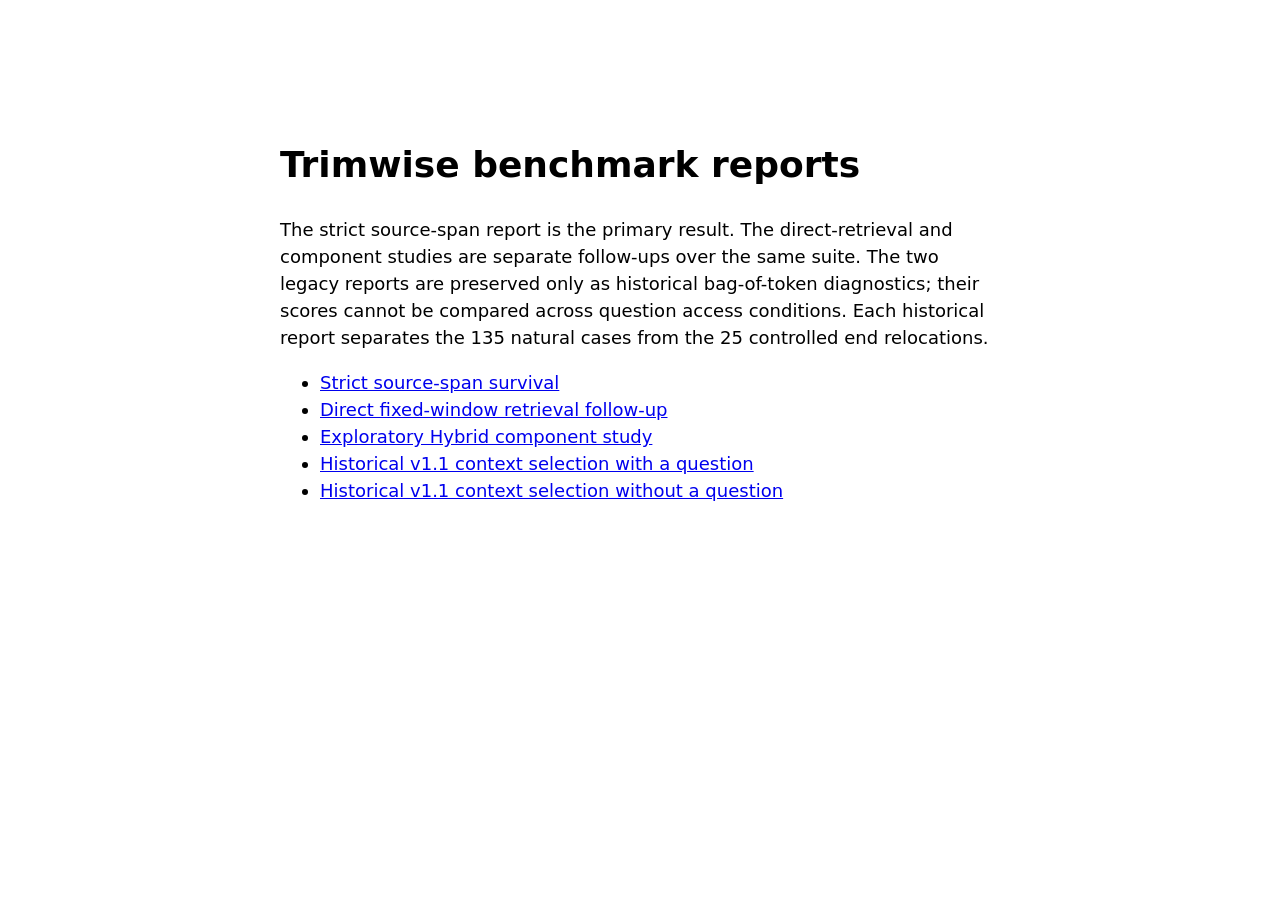
<file: benchmark/reports/index.html>
<!doctype html><html lang="en"><meta charset="utf-8"><meta name="viewport" content="width=device-width, initial-scale=1"><title>Trimwise benchmark reports</title>
<body style="font:18px/1.5 system-ui,sans-serif;max-width:720px;margin:10vh auto;padding:24px"><h1>Trimwise benchmark reports</h1><p>The strict source-span report is the primary result. The direct-retrieval and component studies are separate follow-ups over the same suite. The two legacy reports are preserved only as historical bag-of-token diagnostics; their scores cannot be compared across question access conditions. Each historical report separates the 135 natural cases from the 25 controlled end relocations.</p><ul><li><a href="evidence-sensitivity-v1-2/index.html">Strict source-span survival</a></li>
<li><a href="direct-retrieval-v1/index.html">Direct fixed-window retrieval follow-up</a></li>
<li><a href="ablation-v1/index.html">Exploratory Hybrid component study</a></li>
<li><a href="query-aware/index.html">Historical v1.1 context selection with a question</a></li>
<li><a href="queryless/index.html">Historical v1.1 context selection without a question</a></li></ul></body></html>
</file>
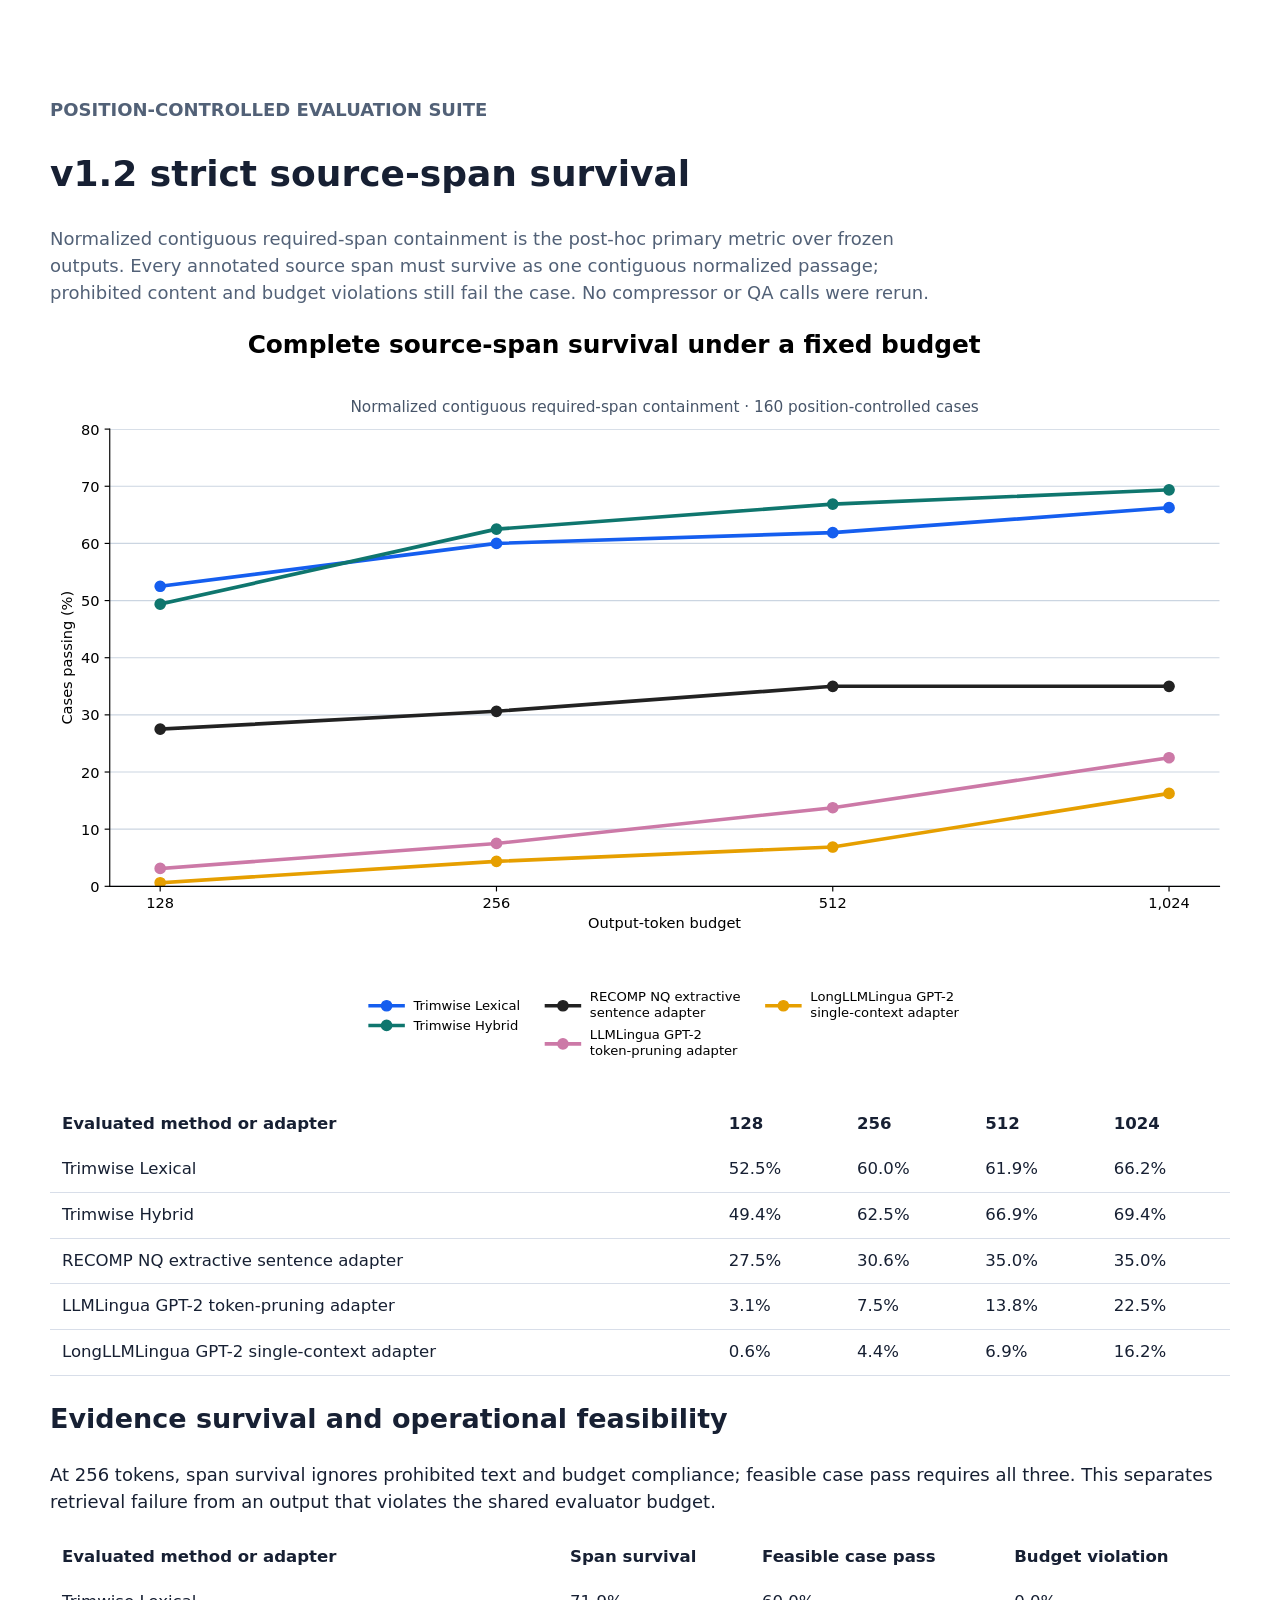
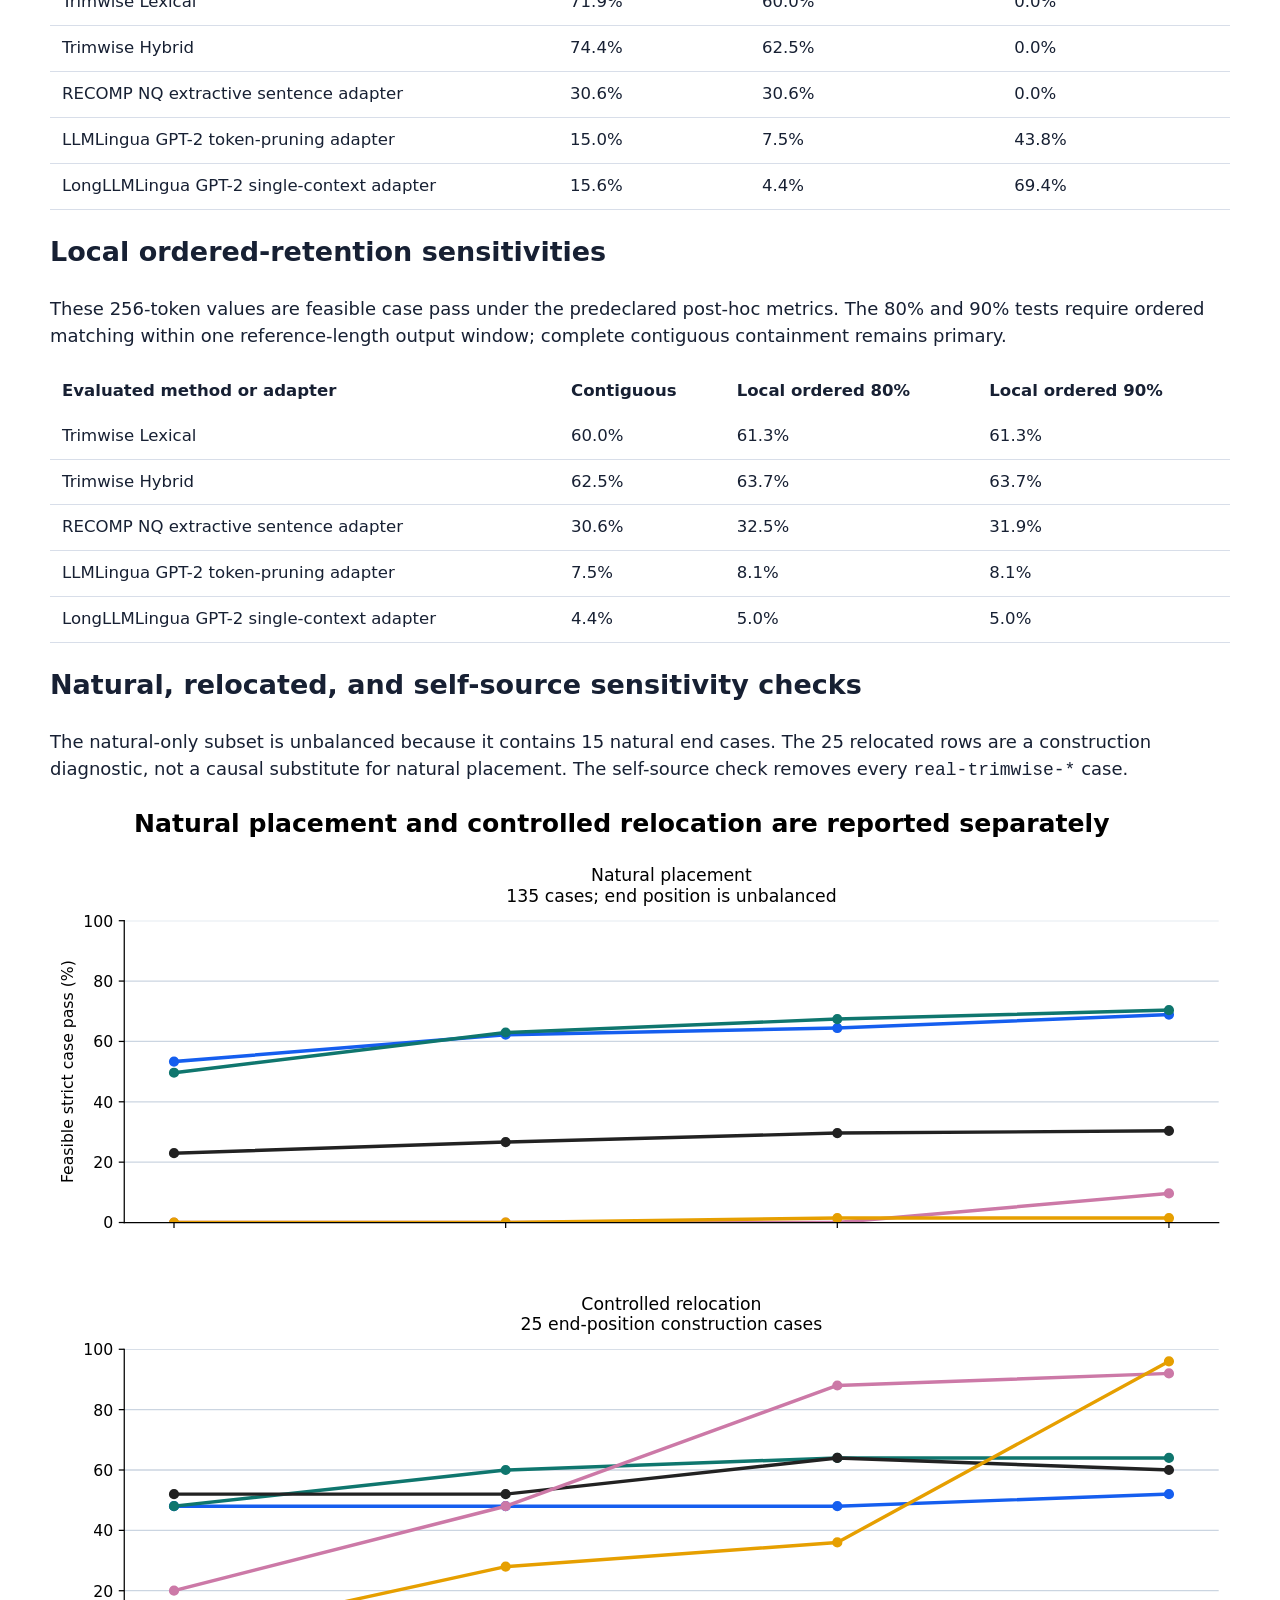
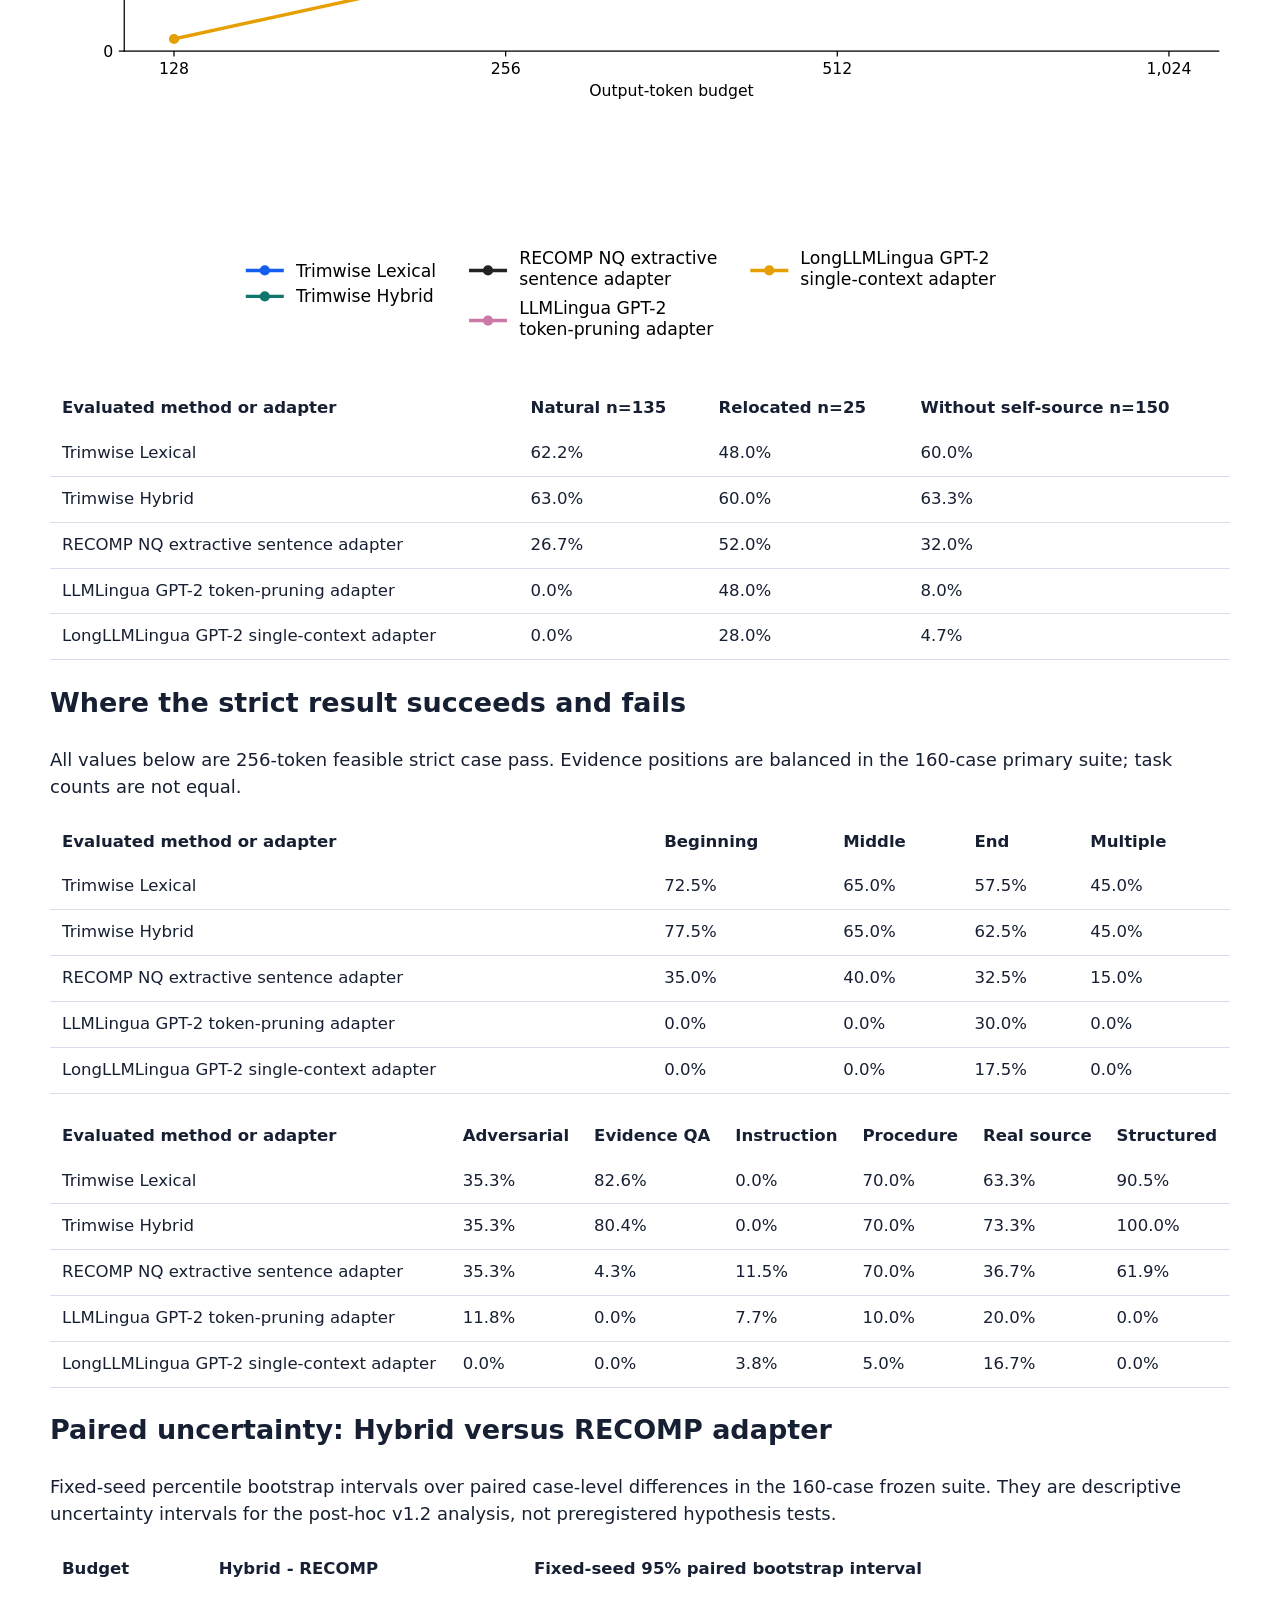
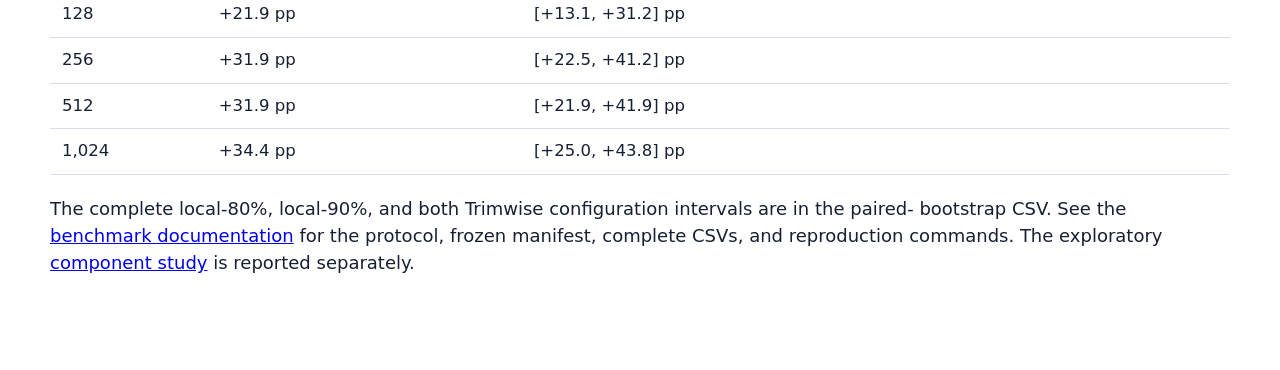
<file: docs/benchmark-report/index.html>
<!doctype html>
<html lang="en">
<meta charset="utf-8">
<meta name="viewport" content="width=device-width, initial-scale=1">
<title>Trimwise benchmark — v1.2 strict source-span survival</title>
<body style="font:18px/1.5 system-ui,sans-serif;max-width:1180px;
margin:6vh auto;padding:24px;color:#172033">
<p style="color:#526177;font-weight:700">POSITION-CONTROLLED EVALUATION SUITE</p>
<h1>v1.2 strict source-span survival</h1>
<p style="max-width:78ch;color:#526177">
Normalized contiguous required-span containment is the post-hoc primary metric over frozen outputs.
Every annotated source span must survive as one contiguous normalized passage; prohibited content
and budget violations still fail the case. No compressor or QA calls were rerun.</p>
<img src="../assets/benchmark/normalized_contiguous_vs_budget.svg"
alt="Normalized contiguous required-span containment by output-token budget."
style="width:100%;height:auto">
<table style="border-collapse:collapse;width:100%;margin:20px 0;font-size:0.92em"><thead><tr><th style="padding:10px 12px;text-align:left">Evaluated method or adapter</th><th style="padding:10px 12px;text-align:left">128</th><th style="padding:10px 12px;text-align:left">256</th><th style="padding:10px 12px;text-align:left">512</th><th style="padding:10px 12px;text-align:left">1024</th></tr></thead><tbody><tr><td style="padding:10px 12px;border-bottom:1px solid #d8dee9">Trimwise Lexical</td><td style="padding:10px 12px;border-bottom:1px solid #d8dee9">52.5%</td><td style="padding:10px 12px;border-bottom:1px solid #d8dee9">60.0%</td><td style="padding:10px 12px;border-bottom:1px solid #d8dee9">61.9%</td><td style="padding:10px 12px;border-bottom:1px solid #d8dee9">66.2%</td></tr><tr><td style="padding:10px 12px;border-bottom:1px solid #d8dee9">Trimwise Hybrid</td><td style="padding:10px 12px;border-bottom:1px solid #d8dee9">49.4%</td><td style="padding:10px 12px;border-bottom:1px solid #d8dee9">62.5%</td><td style="padding:10px 12px;border-bottom:1px solid #d8dee9">66.9%</td><td style="padding:10px 12px;border-bottom:1px solid #d8dee9">69.4%</td></tr><tr><td style="padding:10px 12px;border-bottom:1px solid #d8dee9">RECOMP NQ extractive sentence adapter</td><td style="padding:10px 12px;border-bottom:1px solid #d8dee9">27.5%</td><td style="padding:10px 12px;border-bottom:1px solid #d8dee9">30.6%</td><td style="padding:10px 12px;border-bottom:1px solid #d8dee9">35.0%</td><td style="padding:10px 12px;border-bottom:1px solid #d8dee9">35.0%</td></tr><tr><td style="padding:10px 12px;border-bottom:1px solid #d8dee9">LLMLingua GPT-2 token-pruning adapter</td><td style="padding:10px 12px;border-bottom:1px solid #d8dee9">3.1%</td><td style="padding:10px 12px;border-bottom:1px solid #d8dee9">7.5%</td><td style="padding:10px 12px;border-bottom:1px solid #d8dee9">13.8%</td><td style="padding:10px 12px;border-bottom:1px solid #d8dee9">22.5%</td></tr><tr><td style="padding:10px 12px;border-bottom:1px solid #d8dee9">LongLLMLingua GPT-2 single-context adapter</td><td style="padding:10px 12px;border-bottom:1px solid #d8dee9">0.6%</td><td style="padding:10px 12px;border-bottom:1px solid #d8dee9">4.4%</td><td style="padding:10px 12px;border-bottom:1px solid #d8dee9">6.9%</td><td style="padding:10px 12px;border-bottom:1px solid #d8dee9">16.2%</td></tr></tbody></table>
<h2>Evidence survival and operational feasibility</h2>
<p>At 256 tokens, span survival ignores prohibited text and budget compliance; feasible case
pass requires all three. This separates retrieval failure from an output that violates the shared
evaluator budget.</p>
<table style="border-collapse:collapse;width:100%;margin:20px 0;font-size:0.92em"><thead><tr><th style="padding:10px 12px;text-align:left">Evaluated method or adapter</th><th style="padding:10px 12px;text-align:left">Span survival</th><th style="padding:10px 12px;text-align:left">Feasible case pass</th><th style="padding:10px 12px;text-align:left">Budget violation</th></tr></thead><tbody><tr><td style="padding:10px 12px;border-bottom:1px solid #d8dee9">Trimwise Lexical</td><td style="padding:10px 12px;border-bottom:1px solid #d8dee9">71.9%</td><td style="padding:10px 12px;border-bottom:1px solid #d8dee9">60.0%</td><td style="padding:10px 12px;border-bottom:1px solid #d8dee9">0.0%</td></tr><tr><td style="padding:10px 12px;border-bottom:1px solid #d8dee9">Trimwise Hybrid</td><td style="padding:10px 12px;border-bottom:1px solid #d8dee9">74.4%</td><td style="padding:10px 12px;border-bottom:1px solid #d8dee9">62.5%</td><td style="padding:10px 12px;border-bottom:1px solid #d8dee9">0.0%</td></tr><tr><td style="padding:10px 12px;border-bottom:1px solid #d8dee9">RECOMP NQ extractive sentence adapter</td><td style="padding:10px 12px;border-bottom:1px solid #d8dee9">30.6%</td><td style="padding:10px 12px;border-bottom:1px solid #d8dee9">30.6%</td><td style="padding:10px 12px;border-bottom:1px solid #d8dee9">0.0%</td></tr><tr><td style="padding:10px 12px;border-bottom:1px solid #d8dee9">LLMLingua GPT-2 token-pruning adapter</td><td style="padding:10px 12px;border-bottom:1px solid #d8dee9">15.0%</td><td style="padding:10px 12px;border-bottom:1px solid #d8dee9">7.5%</td><td style="padding:10px 12px;border-bottom:1px solid #d8dee9">43.8%</td></tr><tr><td style="padding:10px 12px;border-bottom:1px solid #d8dee9">LongLLMLingua GPT-2 single-context adapter</td><td style="padding:10px 12px;border-bottom:1px solid #d8dee9">15.6%</td><td style="padding:10px 12px;border-bottom:1px solid #d8dee9">4.4%</td><td style="padding:10px 12px;border-bottom:1px solid #d8dee9">69.4%</td></tr></tbody></table>
<h2>Local ordered-retention sensitivities</h2>
<p>These 256-token values are feasible case pass under the predeclared post-hoc metrics. The 80%
and 90% tests require ordered matching within one reference-length output window; complete
contiguous containment remains primary.</p>
<table style="border-collapse:collapse;width:100%;margin:20px 0;font-size:0.92em"><thead><tr><th style="padding:10px 12px;text-align:left">Evaluated method or adapter</th><th style="padding:10px 12px;text-align:left">Contiguous</th><th style="padding:10px 12px;text-align:left">Local ordered 80%</th><th style="padding:10px 12px;text-align:left">Local ordered 90%</th></tr></thead><tbody><tr><td style="padding:10px 12px;border-bottom:1px solid #d8dee9">Trimwise Lexical</td><td style="padding:10px 12px;border-bottom:1px solid #d8dee9">60.0%</td><td style="padding:10px 12px;border-bottom:1px solid #d8dee9">61.3%</td><td style="padding:10px 12px;border-bottom:1px solid #d8dee9">61.3%</td></tr><tr><td style="padding:10px 12px;border-bottom:1px solid #d8dee9">Trimwise Hybrid</td><td style="padding:10px 12px;border-bottom:1px solid #d8dee9">62.5%</td><td style="padding:10px 12px;border-bottom:1px solid #d8dee9">63.7%</td><td style="padding:10px 12px;border-bottom:1px solid #d8dee9">63.7%</td></tr><tr><td style="padding:10px 12px;border-bottom:1px solid #d8dee9">RECOMP NQ extractive sentence adapter</td><td style="padding:10px 12px;border-bottom:1px solid #d8dee9">30.6%</td><td style="padding:10px 12px;border-bottom:1px solid #d8dee9">32.5%</td><td style="padding:10px 12px;border-bottom:1px solid #d8dee9">31.9%</td></tr><tr><td style="padding:10px 12px;border-bottom:1px solid #d8dee9">LLMLingua GPT-2 token-pruning adapter</td><td style="padding:10px 12px;border-bottom:1px solid #d8dee9">7.5%</td><td style="padding:10px 12px;border-bottom:1px solid #d8dee9">8.1%</td><td style="padding:10px 12px;border-bottom:1px solid #d8dee9">8.1%</td></tr><tr><td style="padding:10px 12px;border-bottom:1px solid #d8dee9">LongLLMLingua GPT-2 single-context adapter</td><td style="padding:10px 12px;border-bottom:1px solid #d8dee9">4.4%</td><td style="padding:10px 12px;border-bottom:1px solid #d8dee9">5.0%</td><td style="padding:10px 12px;border-bottom:1px solid #d8dee9">5.0%</td></tr></tbody></table>
<h2>Natural, relocated, and self-source sensitivity checks</h2>
<p>The natural-only subset is unbalanced because it contains 15 natural end cases. The 25 relocated
rows are a construction diagnostic, not a causal substitute for natural placement. The self-source
check removes every <code>real-trimwise-*</code> case.</p>
<img src="../assets/benchmark/natural_vs_relocated.svg"
alt="Strict case pass separately for natural placement and controlled relocation cohorts."
style="width:100%;height:auto">
<table style="border-collapse:collapse;width:100%;margin:20px 0;font-size:0.92em"><thead><tr><th style="padding:10px 12px;text-align:left">Evaluated method or adapter</th><th style="padding:10px 12px;text-align:left">Natural n=135</th><th style="padding:10px 12px;text-align:left">Relocated n=25</th><th style="padding:10px 12px;text-align:left">Without self-source n=150</th></tr></thead><tbody><tr><td style="padding:10px 12px;border-bottom:1px solid #d8dee9">Trimwise Lexical</td><td style="padding:10px 12px;border-bottom:1px solid #d8dee9">62.2%</td><td style="padding:10px 12px;border-bottom:1px solid #d8dee9">48.0%</td><td style="padding:10px 12px;border-bottom:1px solid #d8dee9">60.0%</td></tr><tr><td style="padding:10px 12px;border-bottom:1px solid #d8dee9">Trimwise Hybrid</td><td style="padding:10px 12px;border-bottom:1px solid #d8dee9">63.0%</td><td style="padding:10px 12px;border-bottom:1px solid #d8dee9">60.0%</td><td style="padding:10px 12px;border-bottom:1px solid #d8dee9">63.3%</td></tr><tr><td style="padding:10px 12px;border-bottom:1px solid #d8dee9">RECOMP NQ extractive sentence adapter</td><td style="padding:10px 12px;border-bottom:1px solid #d8dee9">26.7%</td><td style="padding:10px 12px;border-bottom:1px solid #d8dee9">52.0%</td><td style="padding:10px 12px;border-bottom:1px solid #d8dee9">32.0%</td></tr><tr><td style="padding:10px 12px;border-bottom:1px solid #d8dee9">LLMLingua GPT-2 token-pruning adapter</td><td style="padding:10px 12px;border-bottom:1px solid #d8dee9">0.0%</td><td style="padding:10px 12px;border-bottom:1px solid #d8dee9">48.0%</td><td style="padding:10px 12px;border-bottom:1px solid #d8dee9">8.0%</td></tr><tr><td style="padding:10px 12px;border-bottom:1px solid #d8dee9">LongLLMLingua GPT-2 single-context adapter</td><td style="padding:10px 12px;border-bottom:1px solid #d8dee9">0.0%</td><td style="padding:10px 12px;border-bottom:1px solid #d8dee9">28.0%</td><td style="padding:10px 12px;border-bottom:1px solid #d8dee9">4.7%</td></tr></tbody></table>
<h2>Where the strict result succeeds and fails</h2>
<p>All values below are 256-token feasible strict case pass. Evidence positions are balanced in the
160-case primary suite; task counts are not equal.</p>
<table style="border-collapse:collapse;width:100%;margin:20px 0;font-size:0.92em"><thead><tr><th style="padding:10px 12px;text-align:left">Evaluated method or adapter</th><th style="padding:10px 12px;text-align:left">Beginning</th><th style="padding:10px 12px;text-align:left">Middle</th><th style="padding:10px 12px;text-align:left">End</th><th style="padding:10px 12px;text-align:left">Multiple</th></tr></thead><tbody><tr><td style="padding:10px 12px;border-bottom:1px solid #d8dee9">Trimwise Lexical</td><td style="padding:10px 12px;border-bottom:1px solid #d8dee9">72.5%</td><td style="padding:10px 12px;border-bottom:1px solid #d8dee9">65.0%</td><td style="padding:10px 12px;border-bottom:1px solid #d8dee9">57.5%</td><td style="padding:10px 12px;border-bottom:1px solid #d8dee9">45.0%</td></tr><tr><td style="padding:10px 12px;border-bottom:1px solid #d8dee9">Trimwise Hybrid</td><td style="padding:10px 12px;border-bottom:1px solid #d8dee9">77.5%</td><td style="padding:10px 12px;border-bottom:1px solid #d8dee9">65.0%</td><td style="padding:10px 12px;border-bottom:1px solid #d8dee9">62.5%</td><td style="padding:10px 12px;border-bottom:1px solid #d8dee9">45.0%</td></tr><tr><td style="padding:10px 12px;border-bottom:1px solid #d8dee9">RECOMP NQ extractive sentence adapter</td><td style="padding:10px 12px;border-bottom:1px solid #d8dee9">35.0%</td><td style="padding:10px 12px;border-bottom:1px solid #d8dee9">40.0%</td><td style="padding:10px 12px;border-bottom:1px solid #d8dee9">32.5%</td><td style="padding:10px 12px;border-bottom:1px solid #d8dee9">15.0%</td></tr><tr><td style="padding:10px 12px;border-bottom:1px solid #d8dee9">LLMLingua GPT-2 token-pruning adapter</td><td style="padding:10px 12px;border-bottom:1px solid #d8dee9">0.0%</td><td style="padding:10px 12px;border-bottom:1px solid #d8dee9">0.0%</td><td style="padding:10px 12px;border-bottom:1px solid #d8dee9">30.0%</td><td style="padding:10px 12px;border-bottom:1px solid #d8dee9">0.0%</td></tr><tr><td style="padding:10px 12px;border-bottom:1px solid #d8dee9">LongLLMLingua GPT-2 single-context adapter</td><td style="padding:10px 12px;border-bottom:1px solid #d8dee9">0.0%</td><td style="padding:10px 12px;border-bottom:1px solid #d8dee9">0.0%</td><td style="padding:10px 12px;border-bottom:1px solid #d8dee9">17.5%</td><td style="padding:10px 12px;border-bottom:1px solid #d8dee9">0.0%</td></tr></tbody></table>
<table style="border-collapse:collapse;width:100%;margin:20px 0;font-size:0.92em"><thead><tr><th style="padding:10px 12px;text-align:left">Evaluated method or adapter</th><th style="padding:10px 12px;text-align:left">Adversarial</th><th style="padding:10px 12px;text-align:left">Evidence QA</th><th style="padding:10px 12px;text-align:left">Instruction</th><th style="padding:10px 12px;text-align:left">Procedure</th><th style="padding:10px 12px;text-align:left">Real source</th><th style="padding:10px 12px;text-align:left">Structured</th></tr></thead><tbody><tr><td style="padding:10px 12px;border-bottom:1px solid #d8dee9">Trimwise Lexical</td><td style="padding:10px 12px;border-bottom:1px solid #d8dee9">35.3%</td><td style="padding:10px 12px;border-bottom:1px solid #d8dee9">82.6%</td><td style="padding:10px 12px;border-bottom:1px solid #d8dee9">0.0%</td><td style="padding:10px 12px;border-bottom:1px solid #d8dee9">70.0%</td><td style="padding:10px 12px;border-bottom:1px solid #d8dee9">63.3%</td><td style="padding:10px 12px;border-bottom:1px solid #d8dee9">90.5%</td></tr><tr><td style="padding:10px 12px;border-bottom:1px solid #d8dee9">Trimwise Hybrid</td><td style="padding:10px 12px;border-bottom:1px solid #d8dee9">35.3%</td><td style="padding:10px 12px;border-bottom:1px solid #d8dee9">80.4%</td><td style="padding:10px 12px;border-bottom:1px solid #d8dee9">0.0%</td><td style="padding:10px 12px;border-bottom:1px solid #d8dee9">70.0%</td><td style="padding:10px 12px;border-bottom:1px solid #d8dee9">73.3%</td><td style="padding:10px 12px;border-bottom:1px solid #d8dee9">100.0%</td></tr><tr><td style="padding:10px 12px;border-bottom:1px solid #d8dee9">RECOMP NQ extractive sentence adapter</td><td style="padding:10px 12px;border-bottom:1px solid #d8dee9">35.3%</td><td style="padding:10px 12px;border-bottom:1px solid #d8dee9">4.3%</td><td style="padding:10px 12px;border-bottom:1px solid #d8dee9">11.5%</td><td style="padding:10px 12px;border-bottom:1px solid #d8dee9">70.0%</td><td style="padding:10px 12px;border-bottom:1px solid #d8dee9">36.7%</td><td style="padding:10px 12px;border-bottom:1px solid #d8dee9">61.9%</td></tr><tr><td style="padding:10px 12px;border-bottom:1px solid #d8dee9">LLMLingua GPT-2 token-pruning adapter</td><td style="padding:10px 12px;border-bottom:1px solid #d8dee9">11.8%</td><td style="padding:10px 12px;border-bottom:1px solid #d8dee9">0.0%</td><td style="padding:10px 12px;border-bottom:1px solid #d8dee9">7.7%</td><td style="padding:10px 12px;border-bottom:1px solid #d8dee9">10.0%</td><td style="padding:10px 12px;border-bottom:1px solid #d8dee9">20.0%</td><td style="padding:10px 12px;border-bottom:1px solid #d8dee9">0.0%</td></tr><tr><td style="padding:10px 12px;border-bottom:1px solid #d8dee9">LongLLMLingua GPT-2 single-context adapter</td><td style="padding:10px 12px;border-bottom:1px solid #d8dee9">0.0%</td><td style="padding:10px 12px;border-bottom:1px solid #d8dee9">0.0%</td><td style="padding:10px 12px;border-bottom:1px solid #d8dee9">3.8%</td><td style="padding:10px 12px;border-bottom:1px solid #d8dee9">5.0%</td><td style="padding:10px 12px;border-bottom:1px solid #d8dee9">16.7%</td><td style="padding:10px 12px;border-bottom:1px solid #d8dee9">0.0%</td></tr></tbody></table>
<h2>Paired uncertainty: Hybrid versus RECOMP adapter</h2>
<p>Fixed-seed percentile bootstrap intervals over paired case-level differences in the 160-case
frozen suite. They are descriptive uncertainty intervals for the post-hoc v1.2 analysis, not
preregistered hypothesis tests.</p>
<table style="border-collapse:collapse;width:100%;margin:20px 0;font-size:0.92em"><thead><tr><th style="padding:10px 12px;text-align:left">Budget</th><th style="padding:10px 12px;text-align:left">Hybrid - RECOMP</th><th style="padding:10px 12px;text-align:left">Fixed-seed 95% paired bootstrap interval</th></tr></thead><tbody><tr><td style="padding:10px 12px;border-bottom:1px solid #d8dee9">128</td><td style="padding:10px 12px;border-bottom:1px solid #d8dee9">+21.9 pp</td><td style="padding:10px 12px;border-bottom:1px solid #d8dee9">[+13.1, +31.2] pp</td></tr><tr><td style="padding:10px 12px;border-bottom:1px solid #d8dee9">256</td><td style="padding:10px 12px;border-bottom:1px solid #d8dee9">+31.9 pp</td><td style="padding:10px 12px;border-bottom:1px solid #d8dee9">[+22.5, +41.2] pp</td></tr><tr><td style="padding:10px 12px;border-bottom:1px solid #d8dee9">512</td><td style="padding:10px 12px;border-bottom:1px solid #d8dee9">+31.9 pp</td><td style="padding:10px 12px;border-bottom:1px solid #d8dee9">[+21.9, +41.9] pp</td></tr><tr><td style="padding:10px 12px;border-bottom:1px solid #d8dee9">1,024</td><td style="padding:10px 12px;border-bottom:1px solid #d8dee9">+34.4 pp</td><td style="padding:10px 12px;border-bottom:1px solid #d8dee9">[+25.0, +43.8] pp</td></tr></tbody></table>
<p>The complete local-80%, local-90%, and both Trimwise configuration intervals are in the paired-
bootstrap CSV. See the <a href="../benchmark/">benchmark documentation</a> for the protocol, frozen manifest, complete CSVs, and reproduction commands. The exploratory <a href="ablation.html">component study</a> is reported separately.</p>
</body>
</html>
</file>
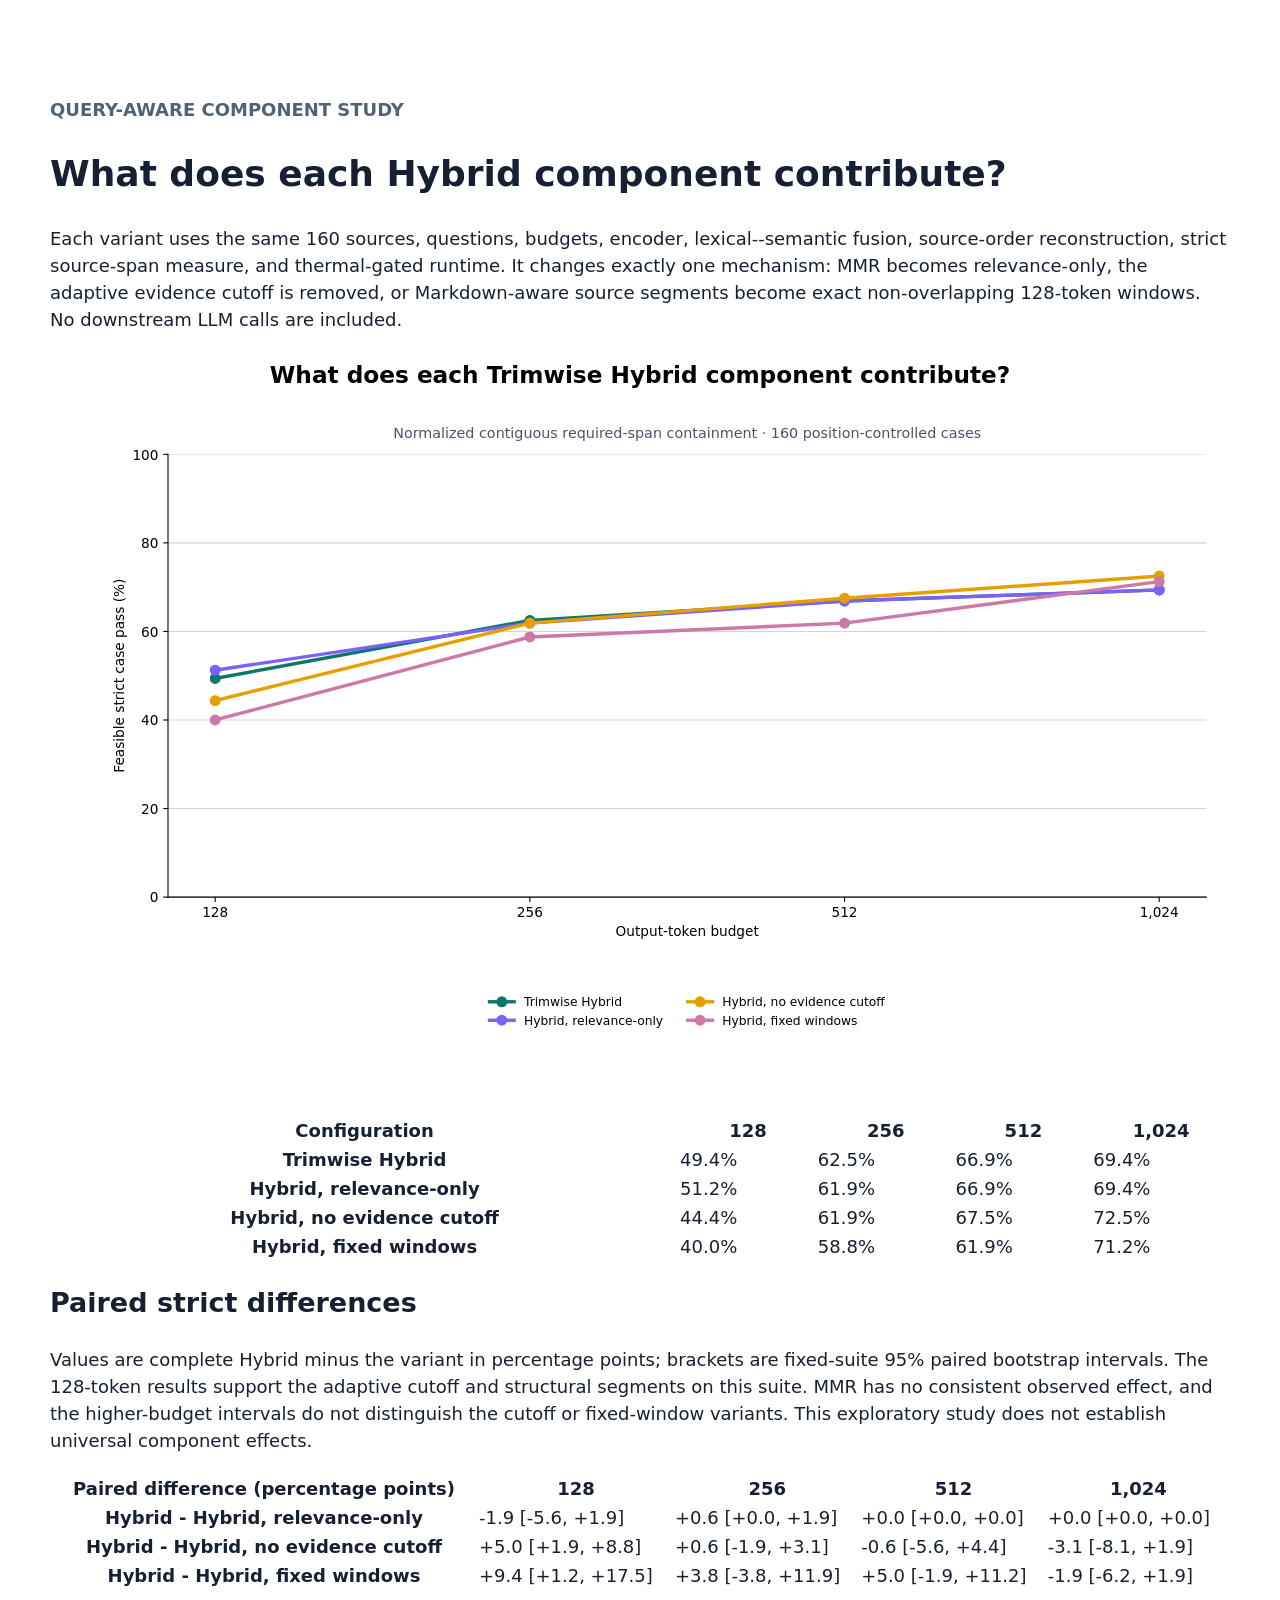
<file: benchmark/reports/ablation-v1/index.html>
<!doctype html>
<html lang="en"><meta charset="utf-8"><meta name="viewport" content="width=device-width, initial-scale=1">
<title>Trimwise Hybrid component study</title>
<body style="font:18px/1.5 system-ui,sans-serif;max-width:1180px;margin:6vh auto;padding:24px;color:#172033">
<p style="color:#526177;font-weight:700">QUERY-AWARE COMPONENT STUDY</p>
<h1>What does each Hybrid component contribute?</h1>
<p>Each variant uses the same 160 sources, questions, budgets, encoder, lexical--semantic fusion,
source-order reconstruction, strict source-span measure, and thermal-gated runtime. It changes exactly one mechanism:
MMR becomes relevance-only, the adaptive evidence cutoff is removed, or Markdown-aware source
segments become exact non-overlapping 128-token windows. No downstream LLM calls are included.</p>
<img src="ablation_vs_hybrid.svg" alt="Strict case pass versus budget for Trimwise Hybrid and three component variants." style="width:100%;height:auto">
<table style="border-collapse:collapse;width:100%;margin:20px 0"><thead><tr><th>Configuration</th><th>128</th><th>256</th><th>512</th><th>1,024</th></tr></thead><tbody><tr><th>Trimwise Hybrid</th><td>49.4%</td><td>62.5%</td><td>66.9%</td><td>69.4%</td></tr><tr><th>Hybrid, relevance-only</th><td>51.2%</td><td>61.9%</td><td>66.9%</td><td>69.4%</td></tr><tr><th>Hybrid, no evidence cutoff</th><td>44.4%</td><td>61.9%</td><td>67.5%</td><td>72.5%</td></tr><tr><th>Hybrid, fixed windows</th><td>40.0%</td><td>58.8%</td><td>61.9%</td><td>71.2%</td></tr></tbody></table>
<h2>Paired strict differences</h2>
<p>Values are complete Hybrid minus the variant in percentage points; brackets are fixed-suite
95% paired bootstrap intervals. The 128-token results support the adaptive cutoff and structural
segments on this suite. MMR has no consistent observed effect, and the higher-budget intervals do
not distinguish the cutoff or fixed-window variants. This exploratory study does not establish
universal component effects.</p>
<table style="border-collapse:collapse;width:100%;margin:20px 0"><thead><tr><th>Paired difference (percentage points)</th><th>128</th><th>256</th><th>512</th><th>1,024</th></tr></thead><tbody><tr><th>Hybrid - Hybrid, relevance-only</th><td>-1.9 [-5.6, +1.9]</td><td>+0.6 [+0.0, +1.9]</td><td>+0.0 [+0.0, +0.0]</td><td>+0.0 [+0.0, +0.0]</td></tr><tr><th>Hybrid - Hybrid, no evidence cutoff</th><td>+5.0 [+1.9, +8.8]</td><td>+0.6 [-1.9, +3.1]</td><td>-0.6 [-5.6, +4.4]</td><td>-3.1 [-8.1, +1.9]</td></tr><tr><th>Hybrid - Hybrid, fixed windows</th><td>+9.4 [+1.2, +17.5]</td><td>+3.8 [-3.8, +11.9]</td><td>+5.0 [-1.9, +11.2]</td><td>-1.9 [-6.2, +1.9]</td></tr></tbody></table>
</body></html>
</file>
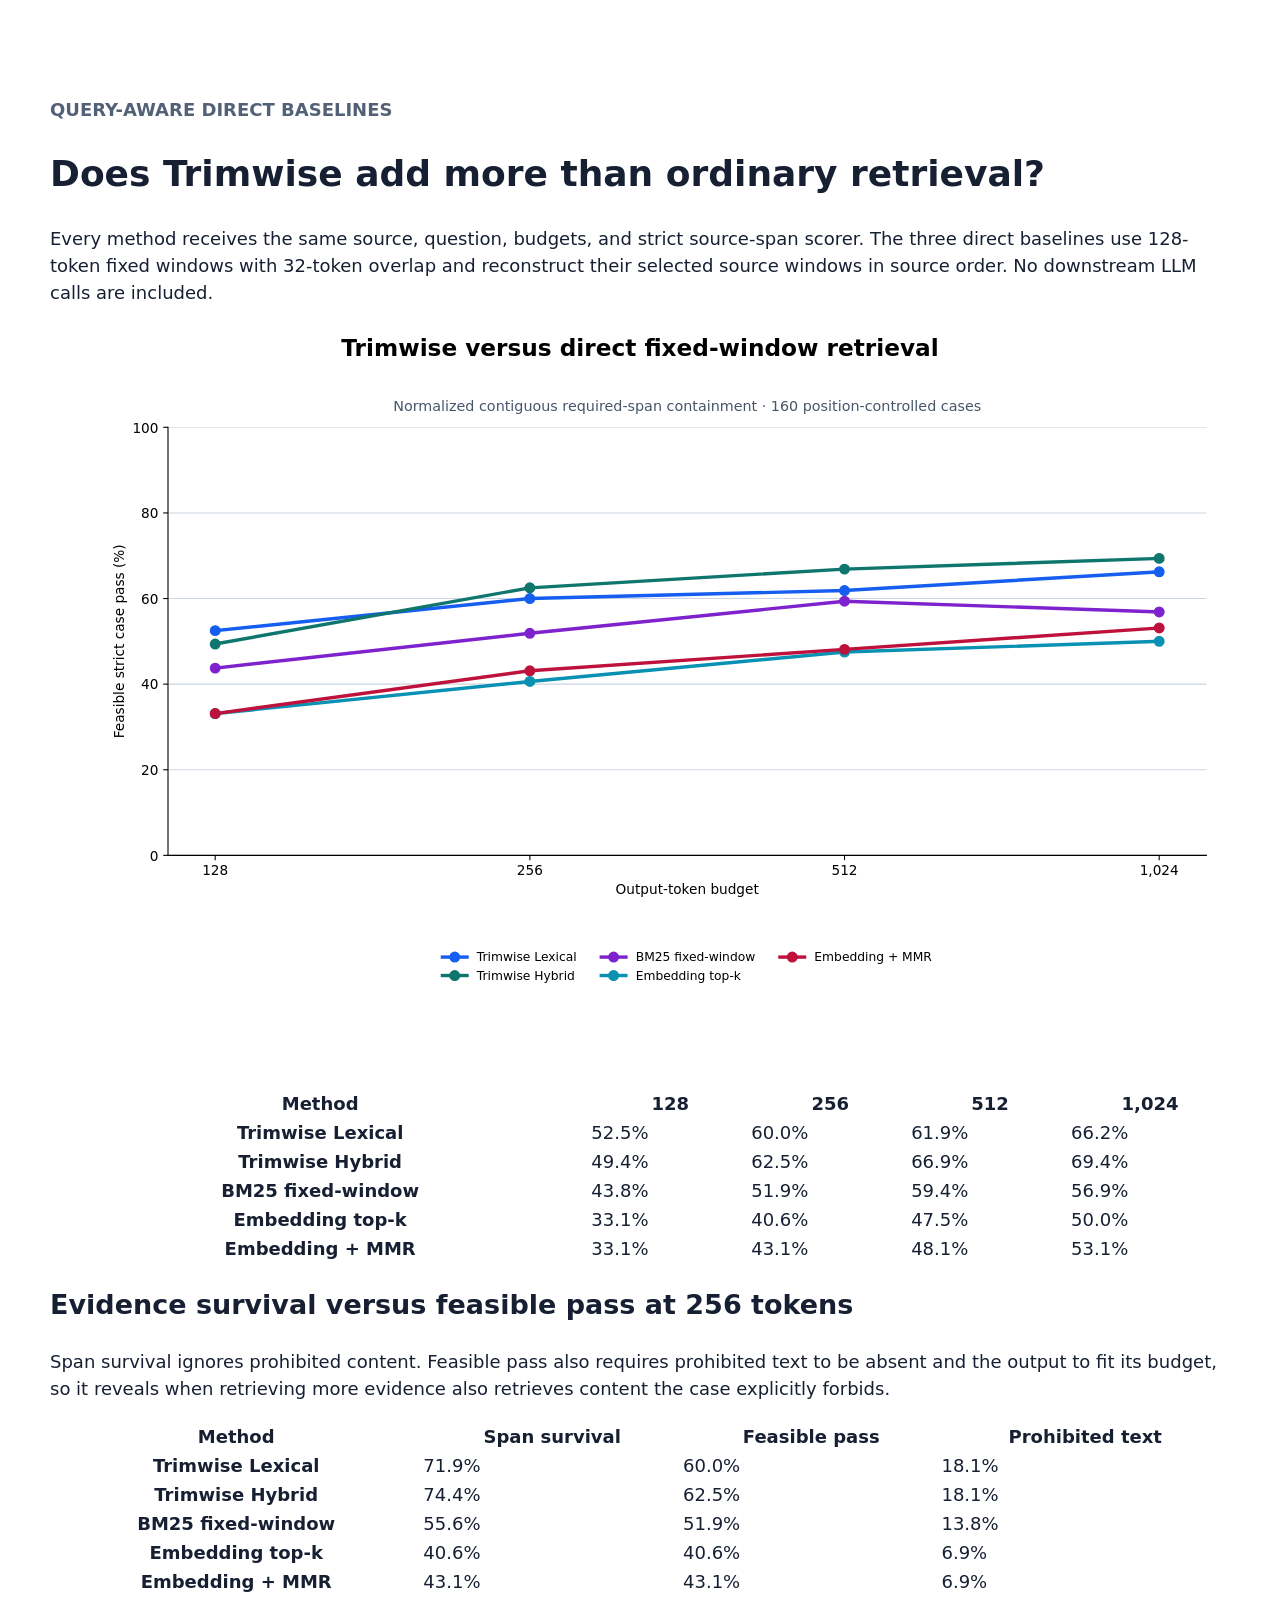
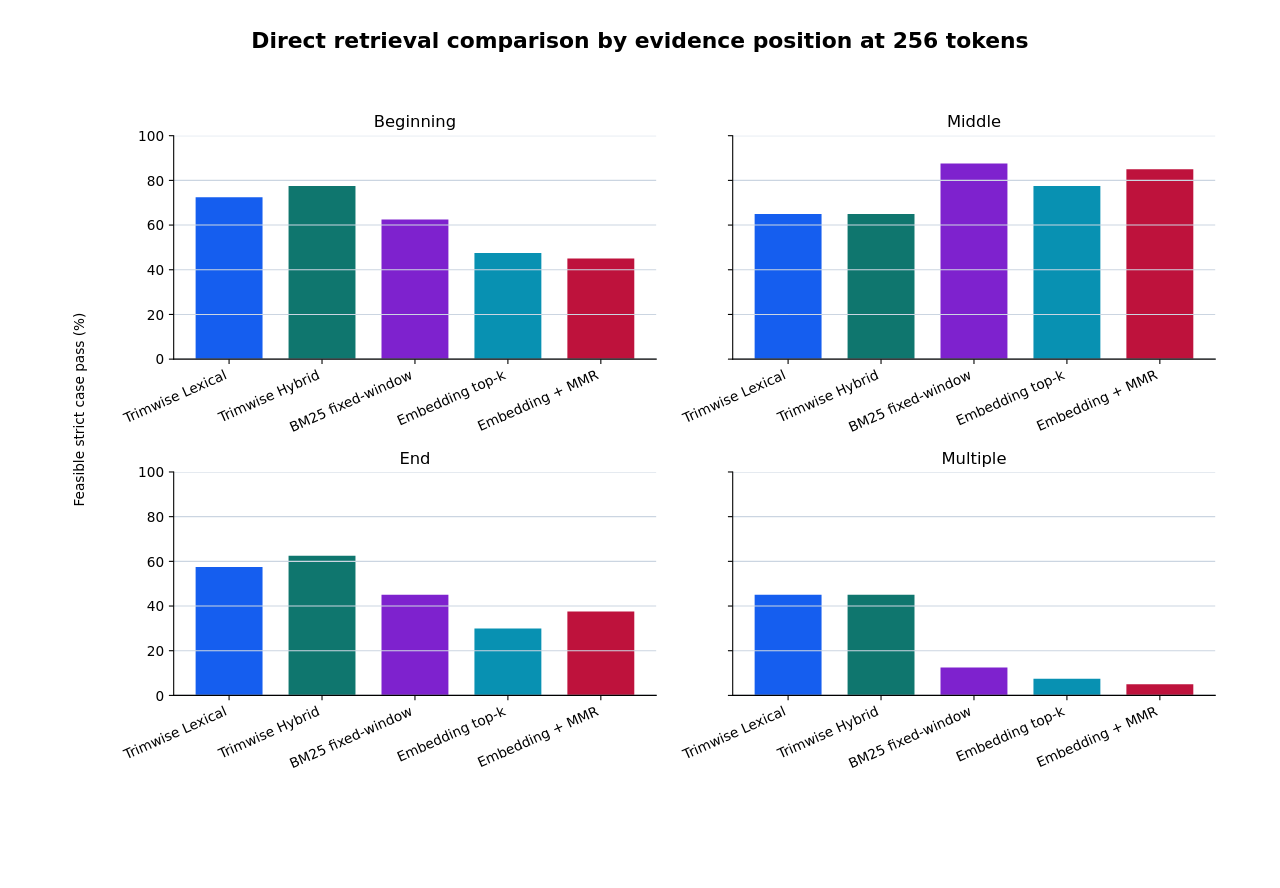
<file: benchmark/reports/direct-retrieval-v1/index.html>
<!doctype html>
<html lang="en"><meta charset="utf-8"><meta name="viewport" content="width=device-width, initial-scale=1">
<title>Trimwise direct retrieval baselines</title>
<body style="font:18px/1.5 system-ui,sans-serif;max-width:1180px;margin:6vh auto;padding:24px;color:#172033">
<p style="color:#526177;font-weight:700">QUERY-AWARE DIRECT BASELINES</p>
<h1>Does Trimwise add more than ordinary retrieval?</h1>
<p>Every method receives the same source, question, budgets, and strict source-span scorer.
The three direct baselines use 128-token fixed windows with 32-token overlap and reconstruct their
selected source windows in source order. No downstream LLM calls are included.</p>
<img src="direct_retrieval_vs_budget.svg" alt="Strict case pass versus budget for Trimwise and direct retrieval baselines." style="width:100%;height:auto">
<table style="border-collapse:collapse;width:100%;margin:20px 0"><thead><tr><th>Method</th><th>128</th><th>256</th><th>512</th><th>1,024</th></tr></thead><tbody><tr><th>Trimwise Lexical</th><td>52.5%</td><td>60.0%</td><td>61.9%</td><td>66.2%</td></tr><tr><th>Trimwise Hybrid</th><td>49.4%</td><td>62.5%</td><td>66.9%</td><td>69.4%</td></tr><tr><th>BM25 fixed-window</th><td>43.8%</td><td>51.9%</td><td>59.4%</td><td>56.9%</td></tr><tr><th>Embedding top-k</th><td>33.1%</td><td>40.6%</td><td>47.5%</td><td>50.0%</td></tr><tr><th>Embedding + MMR</th><td>33.1%</td><td>43.1%</td><td>48.1%</td><td>53.1%</td></tr></tbody></table>
<h2>Evidence survival versus feasible pass at 256 tokens</h2>
<p>Span survival ignores prohibited content. Feasible pass also requires prohibited text to be absent
and the output to fit its budget, so it reveals when retrieving more evidence also retrieves content
the case explicitly forbids.</p>
<table style="border-collapse:collapse;width:100%;margin:20px 0"><thead><tr><th>Method</th><th>Span survival</th><th>Feasible pass</th><th>Prohibited text</th></tr></thead><tbody><tr><th>Trimwise Lexical</th><td>71.9%</td><td>60.0%</td><td>18.1%</td></tr><tr><th>Trimwise Hybrid</th><td>74.4%</td><td>62.5%</td><td>18.1%</td></tr><tr><th>BM25 fixed-window</th><td>55.6%</td><td>51.9%</td><td>13.8%</td></tr><tr><th>Embedding top-k</th><td>40.6%</td><td>40.6%</td><td>6.9%</td></tr><tr><th>Embedding + MMR</th><td>43.1%</td><td>43.1%</td><td>6.9%</td></tr></tbody></table>
<img src="direct_retrieval_by_position_256.svg" alt="Strict case pass by evidence position at 256 tokens." style="width:100%;height:auto">
</body></html>
</file>
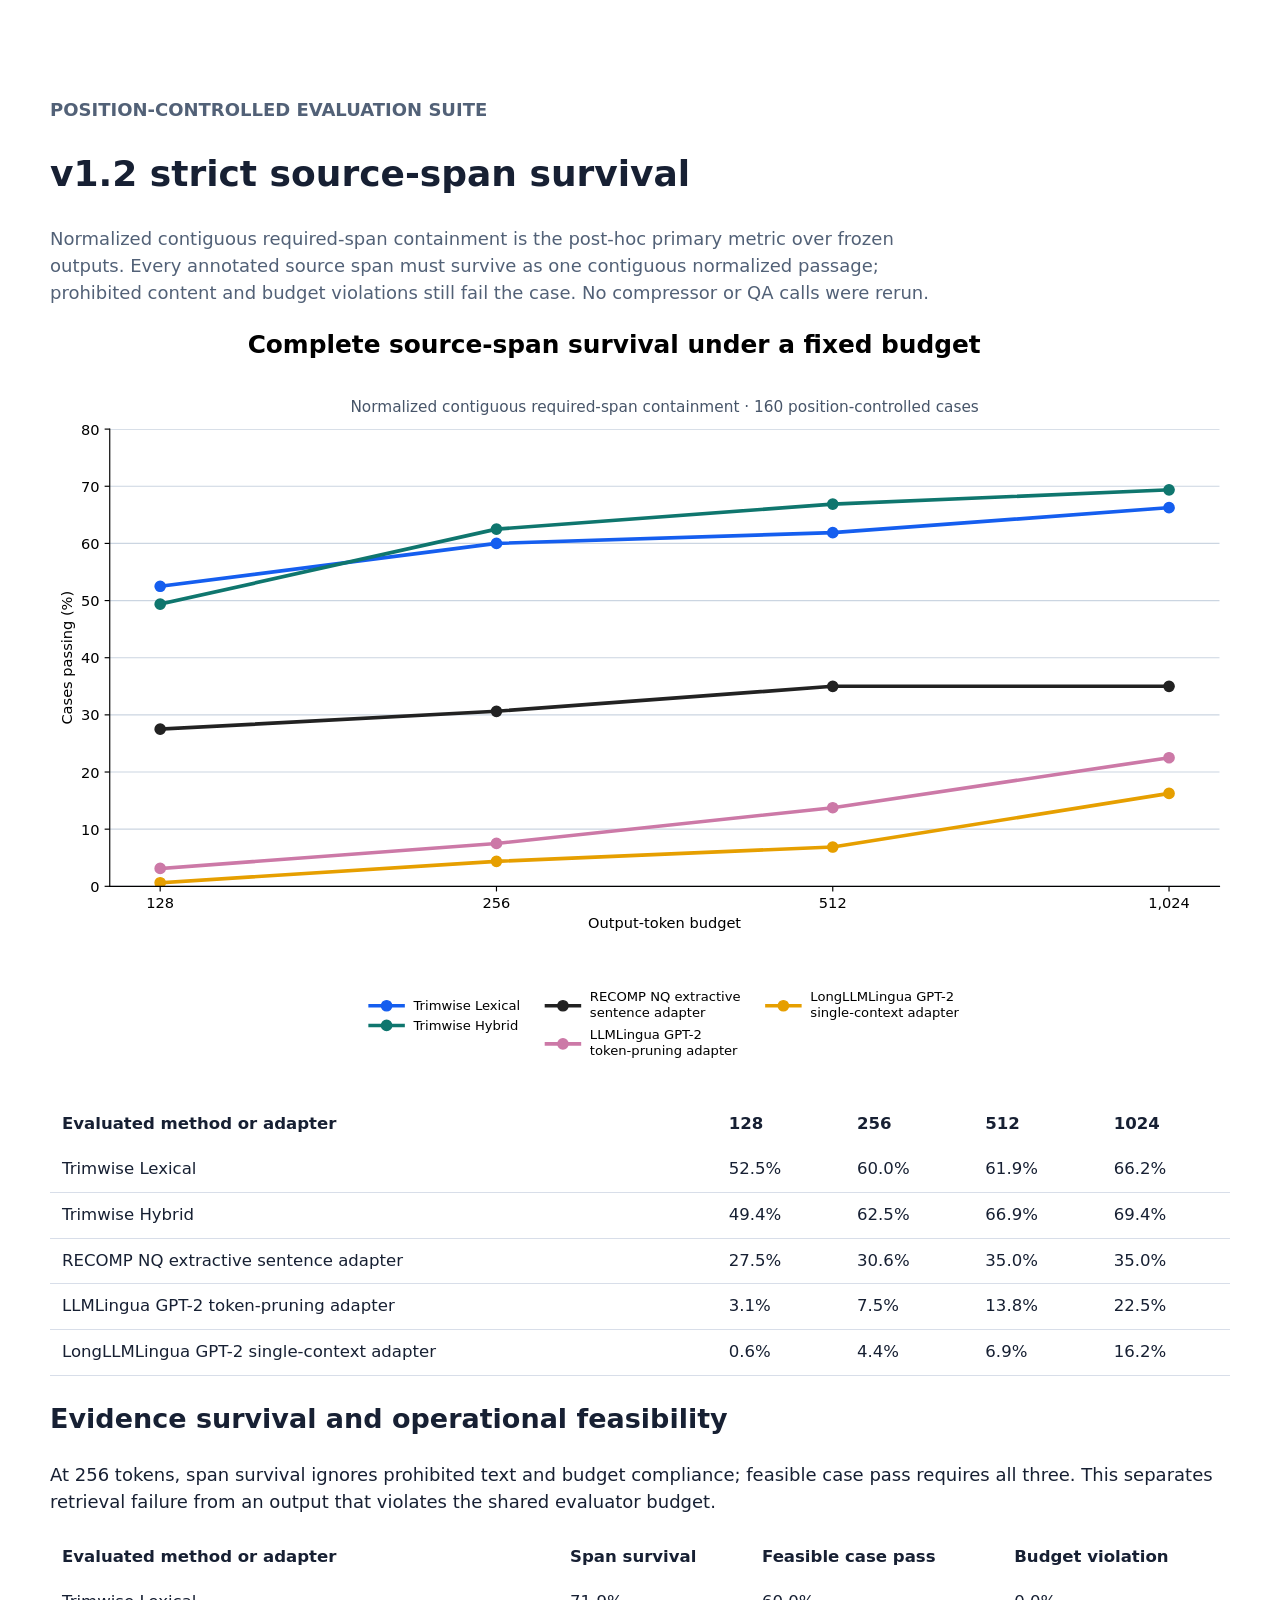
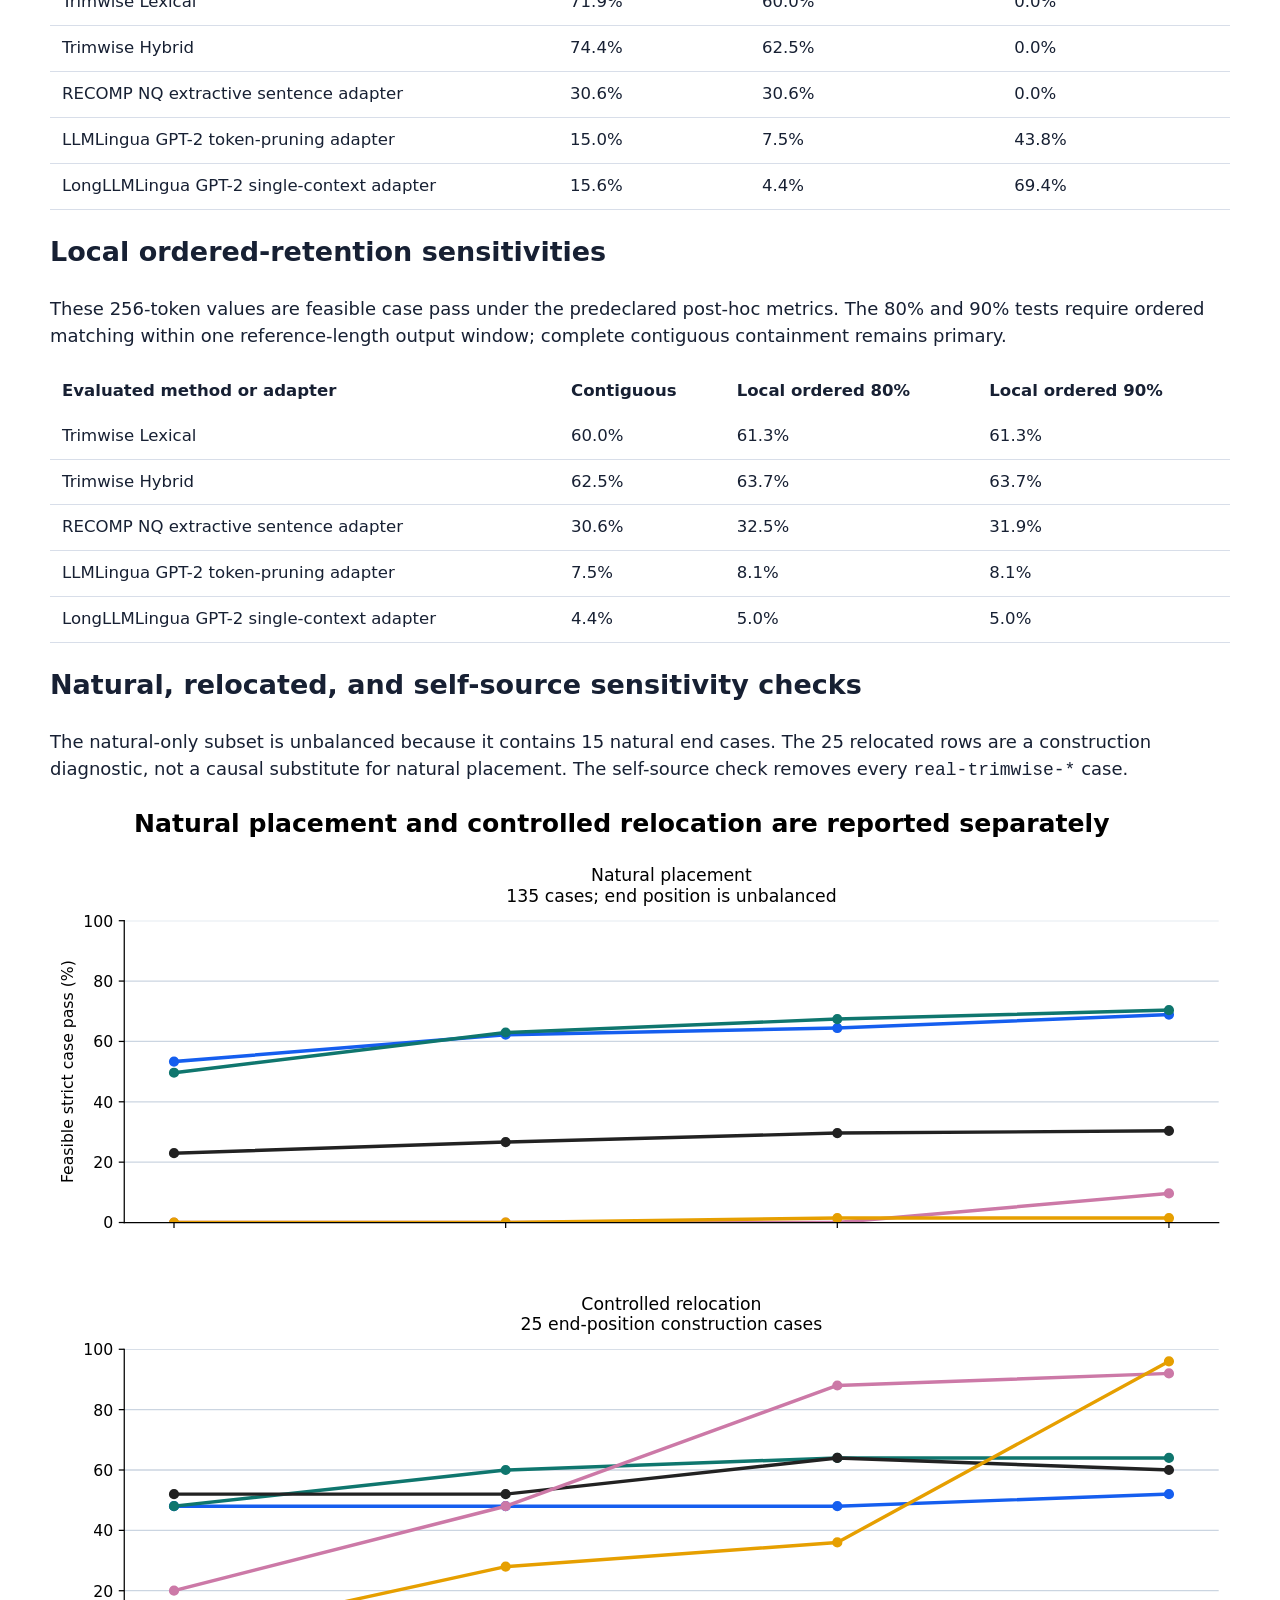
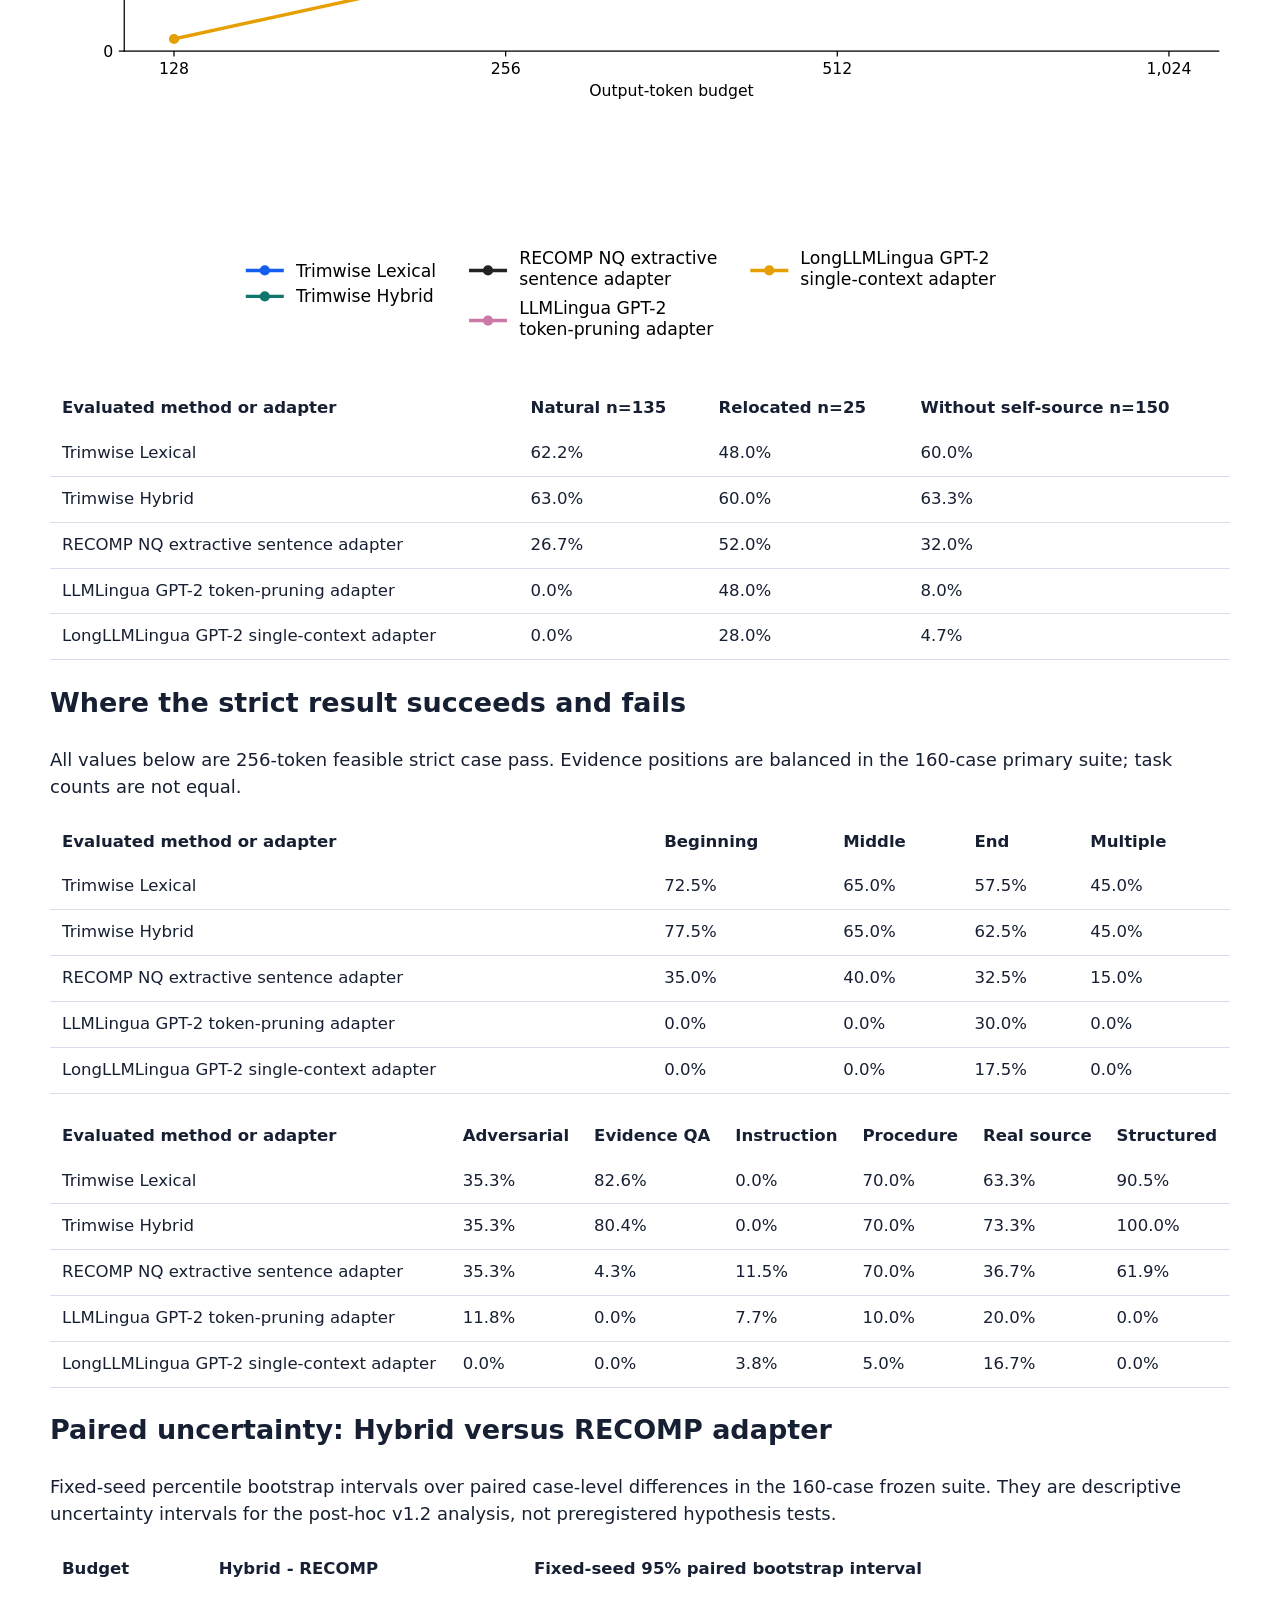
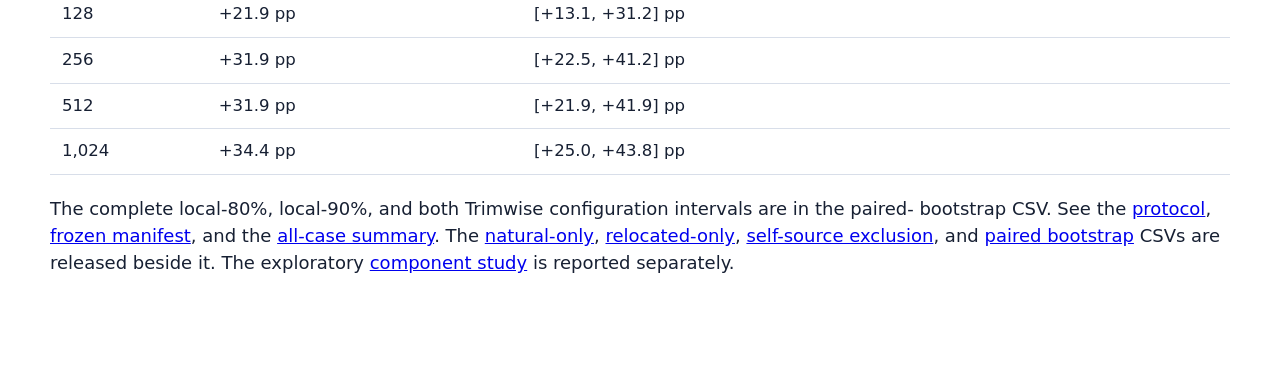
<file: benchmark/reports/evidence-sensitivity-v1-2/index.html>
<!doctype html>
<html lang="en">
<meta charset="utf-8">
<meta name="viewport" content="width=device-width, initial-scale=1">
<title>Trimwise benchmark — v1.2 strict source-span survival</title>
<body style="font:18px/1.5 system-ui,sans-serif;max-width:1180px;
margin:6vh auto;padding:24px;color:#172033">
<p style="color:#526177;font-weight:700">POSITION-CONTROLLED EVALUATION SUITE</p>
<h1>v1.2 strict source-span survival</h1>
<p style="max-width:78ch;color:#526177">
Normalized contiguous required-span containment is the post-hoc primary metric over frozen outputs.
Every annotated source span must survive as one contiguous normalized passage; prohibited content
and budget violations still fail the case. No compressor or QA calls were rerun.</p>
<img src="normalized_contiguous_vs_budget.svg"
alt="Normalized contiguous required-span containment by output-token budget."
style="width:100%;height:auto">
<table style="border-collapse:collapse;width:100%;margin:20px 0;font-size:0.92em"><thead><tr><th style="padding:10px 12px;text-align:left">Evaluated method or adapter</th><th style="padding:10px 12px;text-align:left">128</th><th style="padding:10px 12px;text-align:left">256</th><th style="padding:10px 12px;text-align:left">512</th><th style="padding:10px 12px;text-align:left">1024</th></tr></thead><tbody><tr><td style="padding:10px 12px;border-bottom:1px solid #d8dee9">Trimwise Lexical</td><td style="padding:10px 12px;border-bottom:1px solid #d8dee9">52.5%</td><td style="padding:10px 12px;border-bottom:1px solid #d8dee9">60.0%</td><td style="padding:10px 12px;border-bottom:1px solid #d8dee9">61.9%</td><td style="padding:10px 12px;border-bottom:1px solid #d8dee9">66.2%</td></tr><tr><td style="padding:10px 12px;border-bottom:1px solid #d8dee9">Trimwise Hybrid</td><td style="padding:10px 12px;border-bottom:1px solid #d8dee9">49.4%</td><td style="padding:10px 12px;border-bottom:1px solid #d8dee9">62.5%</td><td style="padding:10px 12px;border-bottom:1px solid #d8dee9">66.9%</td><td style="padding:10px 12px;border-bottom:1px solid #d8dee9">69.4%</td></tr><tr><td style="padding:10px 12px;border-bottom:1px solid #d8dee9">RECOMP NQ extractive sentence adapter</td><td style="padding:10px 12px;border-bottom:1px solid #d8dee9">27.5%</td><td style="padding:10px 12px;border-bottom:1px solid #d8dee9">30.6%</td><td style="padding:10px 12px;border-bottom:1px solid #d8dee9">35.0%</td><td style="padding:10px 12px;border-bottom:1px solid #d8dee9">35.0%</td></tr><tr><td style="padding:10px 12px;border-bottom:1px solid #d8dee9">LLMLingua GPT-2 token-pruning adapter</td><td style="padding:10px 12px;border-bottom:1px solid #d8dee9">3.1%</td><td style="padding:10px 12px;border-bottom:1px solid #d8dee9">7.5%</td><td style="padding:10px 12px;border-bottom:1px solid #d8dee9">13.8%</td><td style="padding:10px 12px;border-bottom:1px solid #d8dee9">22.5%</td></tr><tr><td style="padding:10px 12px;border-bottom:1px solid #d8dee9">LongLLMLingua GPT-2 single-context adapter</td><td style="padding:10px 12px;border-bottom:1px solid #d8dee9">0.6%</td><td style="padding:10px 12px;border-bottom:1px solid #d8dee9">4.4%</td><td style="padding:10px 12px;border-bottom:1px solid #d8dee9">6.9%</td><td style="padding:10px 12px;border-bottom:1px solid #d8dee9">16.2%</td></tr></tbody></table>
<h2>Evidence survival and operational feasibility</h2>
<p>At 256 tokens, span survival ignores prohibited text and budget compliance; feasible case
pass requires all three. This separates retrieval failure from an output that violates the shared
evaluator budget.</p>
<table style="border-collapse:collapse;width:100%;margin:20px 0;font-size:0.92em"><thead><tr><th style="padding:10px 12px;text-align:left">Evaluated method or adapter</th><th style="padding:10px 12px;text-align:left">Span survival</th><th style="padding:10px 12px;text-align:left">Feasible case pass</th><th style="padding:10px 12px;text-align:left">Budget violation</th></tr></thead><tbody><tr><td style="padding:10px 12px;border-bottom:1px solid #d8dee9">Trimwise Lexical</td><td style="padding:10px 12px;border-bottom:1px solid #d8dee9">71.9%</td><td style="padding:10px 12px;border-bottom:1px solid #d8dee9">60.0%</td><td style="padding:10px 12px;border-bottom:1px solid #d8dee9">0.0%</td></tr><tr><td style="padding:10px 12px;border-bottom:1px solid #d8dee9">Trimwise Hybrid</td><td style="padding:10px 12px;border-bottom:1px solid #d8dee9">74.4%</td><td style="padding:10px 12px;border-bottom:1px solid #d8dee9">62.5%</td><td style="padding:10px 12px;border-bottom:1px solid #d8dee9">0.0%</td></tr><tr><td style="padding:10px 12px;border-bottom:1px solid #d8dee9">RECOMP NQ extractive sentence adapter</td><td style="padding:10px 12px;border-bottom:1px solid #d8dee9">30.6%</td><td style="padding:10px 12px;border-bottom:1px solid #d8dee9">30.6%</td><td style="padding:10px 12px;border-bottom:1px solid #d8dee9">0.0%</td></tr><tr><td style="padding:10px 12px;border-bottom:1px solid #d8dee9">LLMLingua GPT-2 token-pruning adapter</td><td style="padding:10px 12px;border-bottom:1px solid #d8dee9">15.0%</td><td style="padding:10px 12px;border-bottom:1px solid #d8dee9">7.5%</td><td style="padding:10px 12px;border-bottom:1px solid #d8dee9">43.8%</td></tr><tr><td style="padding:10px 12px;border-bottom:1px solid #d8dee9">LongLLMLingua GPT-2 single-context adapter</td><td style="padding:10px 12px;border-bottom:1px solid #d8dee9">15.6%</td><td style="padding:10px 12px;border-bottom:1px solid #d8dee9">4.4%</td><td style="padding:10px 12px;border-bottom:1px solid #d8dee9">69.4%</td></tr></tbody></table>
<h2>Local ordered-retention sensitivities</h2>
<p>These 256-token values are feasible case pass under the predeclared post-hoc metrics. The 80%
and 90% tests require ordered matching within one reference-length output window; complete
contiguous containment remains primary.</p>
<table style="border-collapse:collapse;width:100%;margin:20px 0;font-size:0.92em"><thead><tr><th style="padding:10px 12px;text-align:left">Evaluated method or adapter</th><th style="padding:10px 12px;text-align:left">Contiguous</th><th style="padding:10px 12px;text-align:left">Local ordered 80%</th><th style="padding:10px 12px;text-align:left">Local ordered 90%</th></tr></thead><tbody><tr><td style="padding:10px 12px;border-bottom:1px solid #d8dee9">Trimwise Lexical</td><td style="padding:10px 12px;border-bottom:1px solid #d8dee9">60.0%</td><td style="padding:10px 12px;border-bottom:1px solid #d8dee9">61.3%</td><td style="padding:10px 12px;border-bottom:1px solid #d8dee9">61.3%</td></tr><tr><td style="padding:10px 12px;border-bottom:1px solid #d8dee9">Trimwise Hybrid</td><td style="padding:10px 12px;border-bottom:1px solid #d8dee9">62.5%</td><td style="padding:10px 12px;border-bottom:1px solid #d8dee9">63.7%</td><td style="padding:10px 12px;border-bottom:1px solid #d8dee9">63.7%</td></tr><tr><td style="padding:10px 12px;border-bottom:1px solid #d8dee9">RECOMP NQ extractive sentence adapter</td><td style="padding:10px 12px;border-bottom:1px solid #d8dee9">30.6%</td><td style="padding:10px 12px;border-bottom:1px solid #d8dee9">32.5%</td><td style="padding:10px 12px;border-bottom:1px solid #d8dee9">31.9%</td></tr><tr><td style="padding:10px 12px;border-bottom:1px solid #d8dee9">LLMLingua GPT-2 token-pruning adapter</td><td style="padding:10px 12px;border-bottom:1px solid #d8dee9">7.5%</td><td style="padding:10px 12px;border-bottom:1px solid #d8dee9">8.1%</td><td style="padding:10px 12px;border-bottom:1px solid #d8dee9">8.1%</td></tr><tr><td style="padding:10px 12px;border-bottom:1px solid #d8dee9">LongLLMLingua GPT-2 single-context adapter</td><td style="padding:10px 12px;border-bottom:1px solid #d8dee9">4.4%</td><td style="padding:10px 12px;border-bottom:1px solid #d8dee9">5.0%</td><td style="padding:10px 12px;border-bottom:1px solid #d8dee9">5.0%</td></tr></tbody></table>
<h2>Natural, relocated, and self-source sensitivity checks</h2>
<p>The natural-only subset is unbalanced because it contains 15 natural end cases. The 25 relocated
rows are a construction diagnostic, not a causal substitute for natural placement. The self-source
check removes every <code>real-trimwise-*</code> case.</p>
<img src="natural_vs_relocated.svg"
alt="Strict case pass separately for natural placement and controlled relocation cohorts."
style="width:100%;height:auto">
<table style="border-collapse:collapse;width:100%;margin:20px 0;font-size:0.92em"><thead><tr><th style="padding:10px 12px;text-align:left">Evaluated method or adapter</th><th style="padding:10px 12px;text-align:left">Natural n=135</th><th style="padding:10px 12px;text-align:left">Relocated n=25</th><th style="padding:10px 12px;text-align:left">Without self-source n=150</th></tr></thead><tbody><tr><td style="padding:10px 12px;border-bottom:1px solid #d8dee9">Trimwise Lexical</td><td style="padding:10px 12px;border-bottom:1px solid #d8dee9">62.2%</td><td style="padding:10px 12px;border-bottom:1px solid #d8dee9">48.0%</td><td style="padding:10px 12px;border-bottom:1px solid #d8dee9">60.0%</td></tr><tr><td style="padding:10px 12px;border-bottom:1px solid #d8dee9">Trimwise Hybrid</td><td style="padding:10px 12px;border-bottom:1px solid #d8dee9">63.0%</td><td style="padding:10px 12px;border-bottom:1px solid #d8dee9">60.0%</td><td style="padding:10px 12px;border-bottom:1px solid #d8dee9">63.3%</td></tr><tr><td style="padding:10px 12px;border-bottom:1px solid #d8dee9">RECOMP NQ extractive sentence adapter</td><td style="padding:10px 12px;border-bottom:1px solid #d8dee9">26.7%</td><td style="padding:10px 12px;border-bottom:1px solid #d8dee9">52.0%</td><td style="padding:10px 12px;border-bottom:1px solid #d8dee9">32.0%</td></tr><tr><td style="padding:10px 12px;border-bottom:1px solid #d8dee9">LLMLingua GPT-2 token-pruning adapter</td><td style="padding:10px 12px;border-bottom:1px solid #d8dee9">0.0%</td><td style="padding:10px 12px;border-bottom:1px solid #d8dee9">48.0%</td><td style="padding:10px 12px;border-bottom:1px solid #d8dee9">8.0%</td></tr><tr><td style="padding:10px 12px;border-bottom:1px solid #d8dee9">LongLLMLingua GPT-2 single-context adapter</td><td style="padding:10px 12px;border-bottom:1px solid #d8dee9">0.0%</td><td style="padding:10px 12px;border-bottom:1px solid #d8dee9">28.0%</td><td style="padding:10px 12px;border-bottom:1px solid #d8dee9">4.7%</td></tr></tbody></table>
<h2>Where the strict result succeeds and fails</h2>
<p>All values below are 256-token feasible strict case pass. Evidence positions are balanced in the
160-case primary suite; task counts are not equal.</p>
<table style="border-collapse:collapse;width:100%;margin:20px 0;font-size:0.92em"><thead><tr><th style="padding:10px 12px;text-align:left">Evaluated method or adapter</th><th style="padding:10px 12px;text-align:left">Beginning</th><th style="padding:10px 12px;text-align:left">Middle</th><th style="padding:10px 12px;text-align:left">End</th><th style="padding:10px 12px;text-align:left">Multiple</th></tr></thead><tbody><tr><td style="padding:10px 12px;border-bottom:1px solid #d8dee9">Trimwise Lexical</td><td style="padding:10px 12px;border-bottom:1px solid #d8dee9">72.5%</td><td style="padding:10px 12px;border-bottom:1px solid #d8dee9">65.0%</td><td style="padding:10px 12px;border-bottom:1px solid #d8dee9">57.5%</td><td style="padding:10px 12px;border-bottom:1px solid #d8dee9">45.0%</td></tr><tr><td style="padding:10px 12px;border-bottom:1px solid #d8dee9">Trimwise Hybrid</td><td style="padding:10px 12px;border-bottom:1px solid #d8dee9">77.5%</td><td style="padding:10px 12px;border-bottom:1px solid #d8dee9">65.0%</td><td style="padding:10px 12px;border-bottom:1px solid #d8dee9">62.5%</td><td style="padding:10px 12px;border-bottom:1px solid #d8dee9">45.0%</td></tr><tr><td style="padding:10px 12px;border-bottom:1px solid #d8dee9">RECOMP NQ extractive sentence adapter</td><td style="padding:10px 12px;border-bottom:1px solid #d8dee9">35.0%</td><td style="padding:10px 12px;border-bottom:1px solid #d8dee9">40.0%</td><td style="padding:10px 12px;border-bottom:1px solid #d8dee9">32.5%</td><td style="padding:10px 12px;border-bottom:1px solid #d8dee9">15.0%</td></tr><tr><td style="padding:10px 12px;border-bottom:1px solid #d8dee9">LLMLingua GPT-2 token-pruning adapter</td><td style="padding:10px 12px;border-bottom:1px solid #d8dee9">0.0%</td><td style="padding:10px 12px;border-bottom:1px solid #d8dee9">0.0%</td><td style="padding:10px 12px;border-bottom:1px solid #d8dee9">30.0%</td><td style="padding:10px 12px;border-bottom:1px solid #d8dee9">0.0%</td></tr><tr><td style="padding:10px 12px;border-bottom:1px solid #d8dee9">LongLLMLingua GPT-2 single-context adapter</td><td style="padding:10px 12px;border-bottom:1px solid #d8dee9">0.0%</td><td style="padding:10px 12px;border-bottom:1px solid #d8dee9">0.0%</td><td style="padding:10px 12px;border-bottom:1px solid #d8dee9">17.5%</td><td style="padding:10px 12px;border-bottom:1px solid #d8dee9">0.0%</td></tr></tbody></table>
<table style="border-collapse:collapse;width:100%;margin:20px 0;font-size:0.92em"><thead><tr><th style="padding:10px 12px;text-align:left">Evaluated method or adapter</th><th style="padding:10px 12px;text-align:left">Adversarial</th><th style="padding:10px 12px;text-align:left">Evidence QA</th><th style="padding:10px 12px;text-align:left">Instruction</th><th style="padding:10px 12px;text-align:left">Procedure</th><th style="padding:10px 12px;text-align:left">Real source</th><th style="padding:10px 12px;text-align:left">Structured</th></tr></thead><tbody><tr><td style="padding:10px 12px;border-bottom:1px solid #d8dee9">Trimwise Lexical</td><td style="padding:10px 12px;border-bottom:1px solid #d8dee9">35.3%</td><td style="padding:10px 12px;border-bottom:1px solid #d8dee9">82.6%</td><td style="padding:10px 12px;border-bottom:1px solid #d8dee9">0.0%</td><td style="padding:10px 12px;border-bottom:1px solid #d8dee9">70.0%</td><td style="padding:10px 12px;border-bottom:1px solid #d8dee9">63.3%</td><td style="padding:10px 12px;border-bottom:1px solid #d8dee9">90.5%</td></tr><tr><td style="padding:10px 12px;border-bottom:1px solid #d8dee9">Trimwise Hybrid</td><td style="padding:10px 12px;border-bottom:1px solid #d8dee9">35.3%</td><td style="padding:10px 12px;border-bottom:1px solid #d8dee9">80.4%</td><td style="padding:10px 12px;border-bottom:1px solid #d8dee9">0.0%</td><td style="padding:10px 12px;border-bottom:1px solid #d8dee9">70.0%</td><td style="padding:10px 12px;border-bottom:1px solid #d8dee9">73.3%</td><td style="padding:10px 12px;border-bottom:1px solid #d8dee9">100.0%</td></tr><tr><td style="padding:10px 12px;border-bottom:1px solid #d8dee9">RECOMP NQ extractive sentence adapter</td><td style="padding:10px 12px;border-bottom:1px solid #d8dee9">35.3%</td><td style="padding:10px 12px;border-bottom:1px solid #d8dee9">4.3%</td><td style="padding:10px 12px;border-bottom:1px solid #d8dee9">11.5%</td><td style="padding:10px 12px;border-bottom:1px solid #d8dee9">70.0%</td><td style="padding:10px 12px;border-bottom:1px solid #d8dee9">36.7%</td><td style="padding:10px 12px;border-bottom:1px solid #d8dee9">61.9%</td></tr><tr><td style="padding:10px 12px;border-bottom:1px solid #d8dee9">LLMLingua GPT-2 token-pruning adapter</td><td style="padding:10px 12px;border-bottom:1px solid #d8dee9">11.8%</td><td style="padding:10px 12px;border-bottom:1px solid #d8dee9">0.0%</td><td style="padding:10px 12px;border-bottom:1px solid #d8dee9">7.7%</td><td style="padding:10px 12px;border-bottom:1px solid #d8dee9">10.0%</td><td style="padding:10px 12px;border-bottom:1px solid #d8dee9">20.0%</td><td style="padding:10px 12px;border-bottom:1px solid #d8dee9">0.0%</td></tr><tr><td style="padding:10px 12px;border-bottom:1px solid #d8dee9">LongLLMLingua GPT-2 single-context adapter</td><td style="padding:10px 12px;border-bottom:1px solid #d8dee9">0.0%</td><td style="padding:10px 12px;border-bottom:1px solid #d8dee9">0.0%</td><td style="padding:10px 12px;border-bottom:1px solid #d8dee9">3.8%</td><td style="padding:10px 12px;border-bottom:1px solid #d8dee9">5.0%</td><td style="padding:10px 12px;border-bottom:1px solid #d8dee9">16.7%</td><td style="padding:10px 12px;border-bottom:1px solid #d8dee9">0.0%</td></tr></tbody></table>
<h2>Paired uncertainty: Hybrid versus RECOMP adapter</h2>
<p>Fixed-seed percentile bootstrap intervals over paired case-level differences in the 160-case
frozen suite. They are descriptive uncertainty intervals for the post-hoc v1.2 analysis, not
preregistered hypothesis tests.</p>
<table style="border-collapse:collapse;width:100%;margin:20px 0;font-size:0.92em"><thead><tr><th style="padding:10px 12px;text-align:left">Budget</th><th style="padding:10px 12px;text-align:left">Hybrid - RECOMP</th><th style="padding:10px 12px;text-align:left">Fixed-seed 95% paired bootstrap interval</th></tr></thead><tbody><tr><td style="padding:10px 12px;border-bottom:1px solid #d8dee9">128</td><td style="padding:10px 12px;border-bottom:1px solid #d8dee9">+21.9 pp</td><td style="padding:10px 12px;border-bottom:1px solid #d8dee9">[+13.1, +31.2] pp</td></tr><tr><td style="padding:10px 12px;border-bottom:1px solid #d8dee9">256</td><td style="padding:10px 12px;border-bottom:1px solid #d8dee9">+31.9 pp</td><td style="padding:10px 12px;border-bottom:1px solid #d8dee9">[+22.5, +41.2] pp</td></tr><tr><td style="padding:10px 12px;border-bottom:1px solid #d8dee9">512</td><td style="padding:10px 12px;border-bottom:1px solid #d8dee9">+31.9 pp</td><td style="padding:10px 12px;border-bottom:1px solid #d8dee9">[+21.9, +41.9] pp</td></tr><tr><td style="padding:10px 12px;border-bottom:1px solid #d8dee9">1,024</td><td style="padding:10px 12px;border-bottom:1px solid #d8dee9">+34.4 pp</td><td style="padding:10px 12px;border-bottom:1px solid #d8dee9">[+25.0, +43.8] pp</td></tr></tbody></table>
<p>The complete local-80%, local-90%, and both Trimwise configuration intervals are in the paired-
bootstrap CSV. See the <a href="../../data/manifests/evidence_sensitivity_v1_2_protocol.md">protocol</a>, <a href="../../data/manifests/evidence_sensitivity_v1_2_manifest.json">frozen manifest</a>, and the <a href="../../results/position_controlled_160_evidence_sensitivity_v1_2_summary.csv">all-case summary</a>. The <a href="../../results/position_controlled_160_evidence_sensitivity_v1_2_natural_only_summary.csv">natural-only</a>, <a href="../../results/position_controlled_160_evidence_sensitivity_v1_2_relocated_only_summary.csv">relocated-only</a>, <a href="../../results/position_controlled_160_evidence_sensitivity_v1_2_without_self_sources_summary.csv">self-source exclusion</a>, and <a href="../../results/position_controlled_160_evidence_sensitivity_v1_2_paired_stats.csv">paired bootstrap</a> CSVs are released beside it. The exploratory <a href="../ablation-v1/index.html">component study</a> is reported separately.</p>
</body>
</html>
</file>
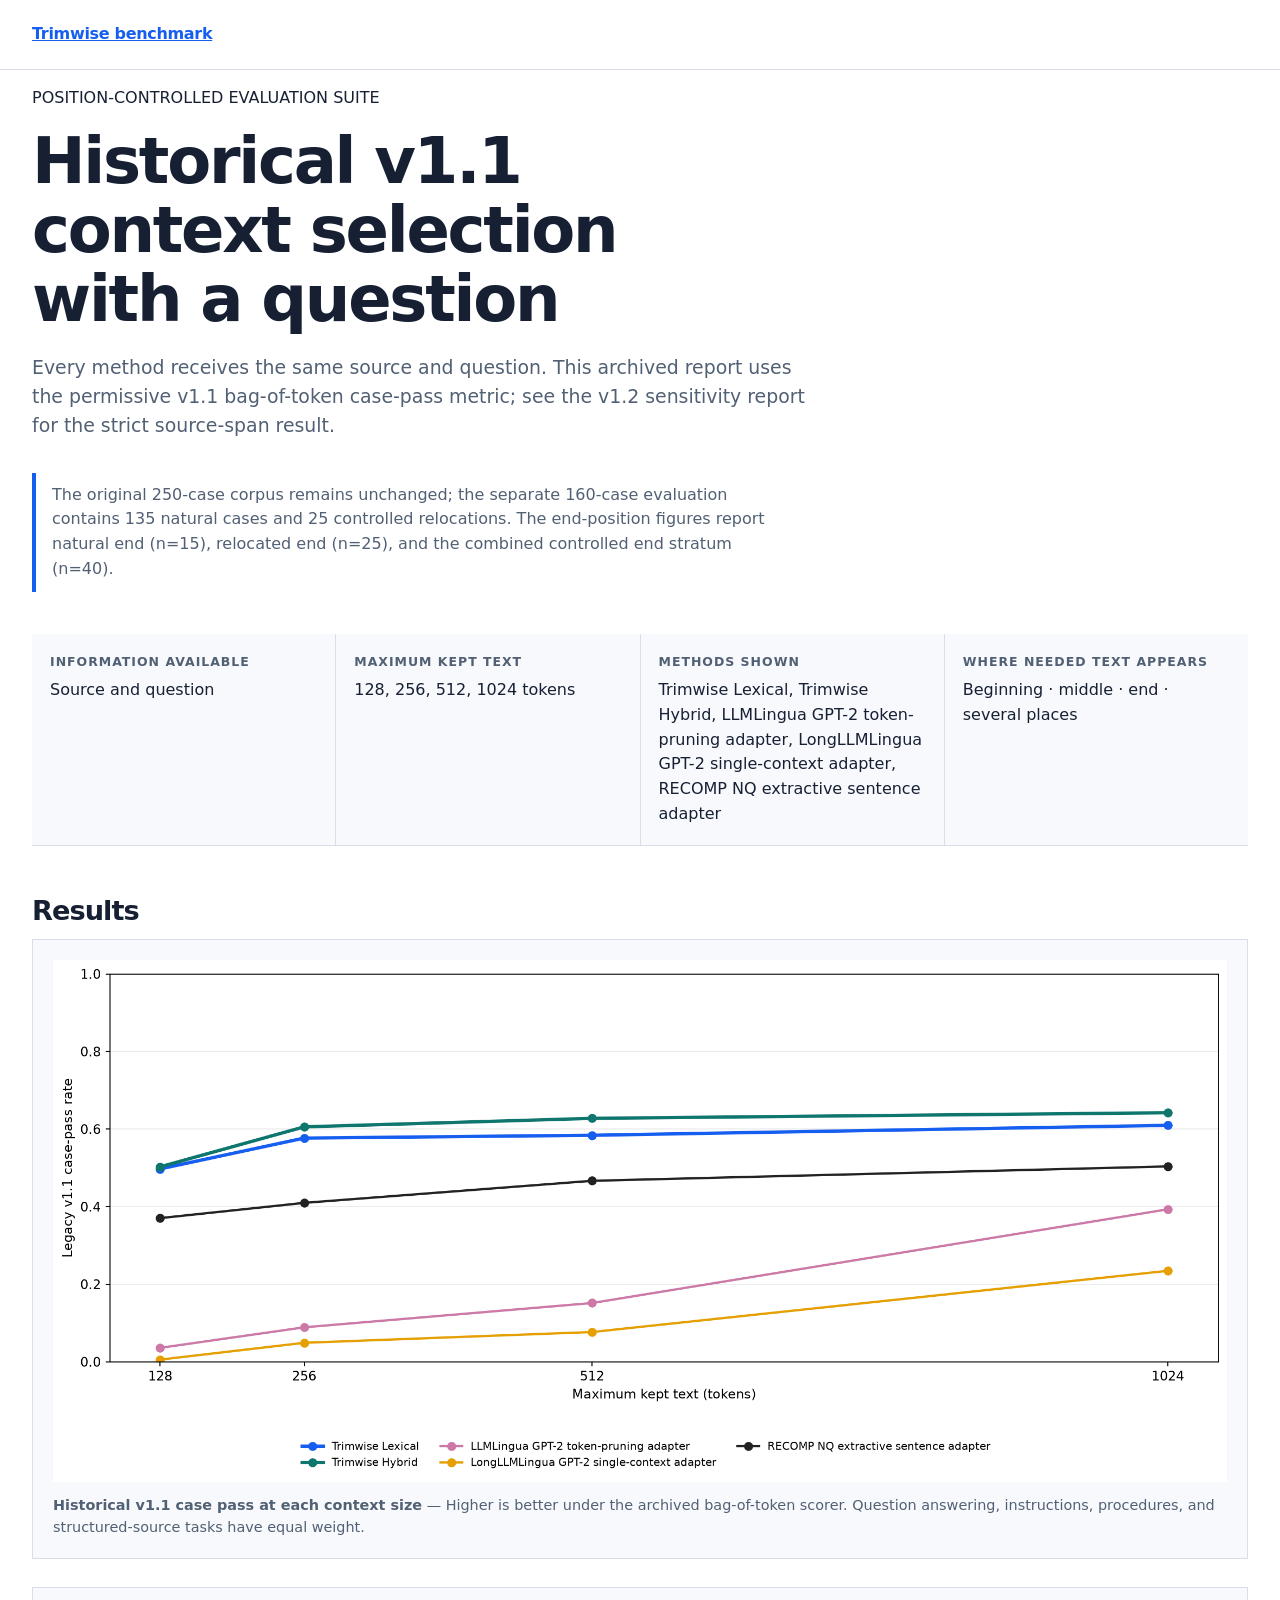
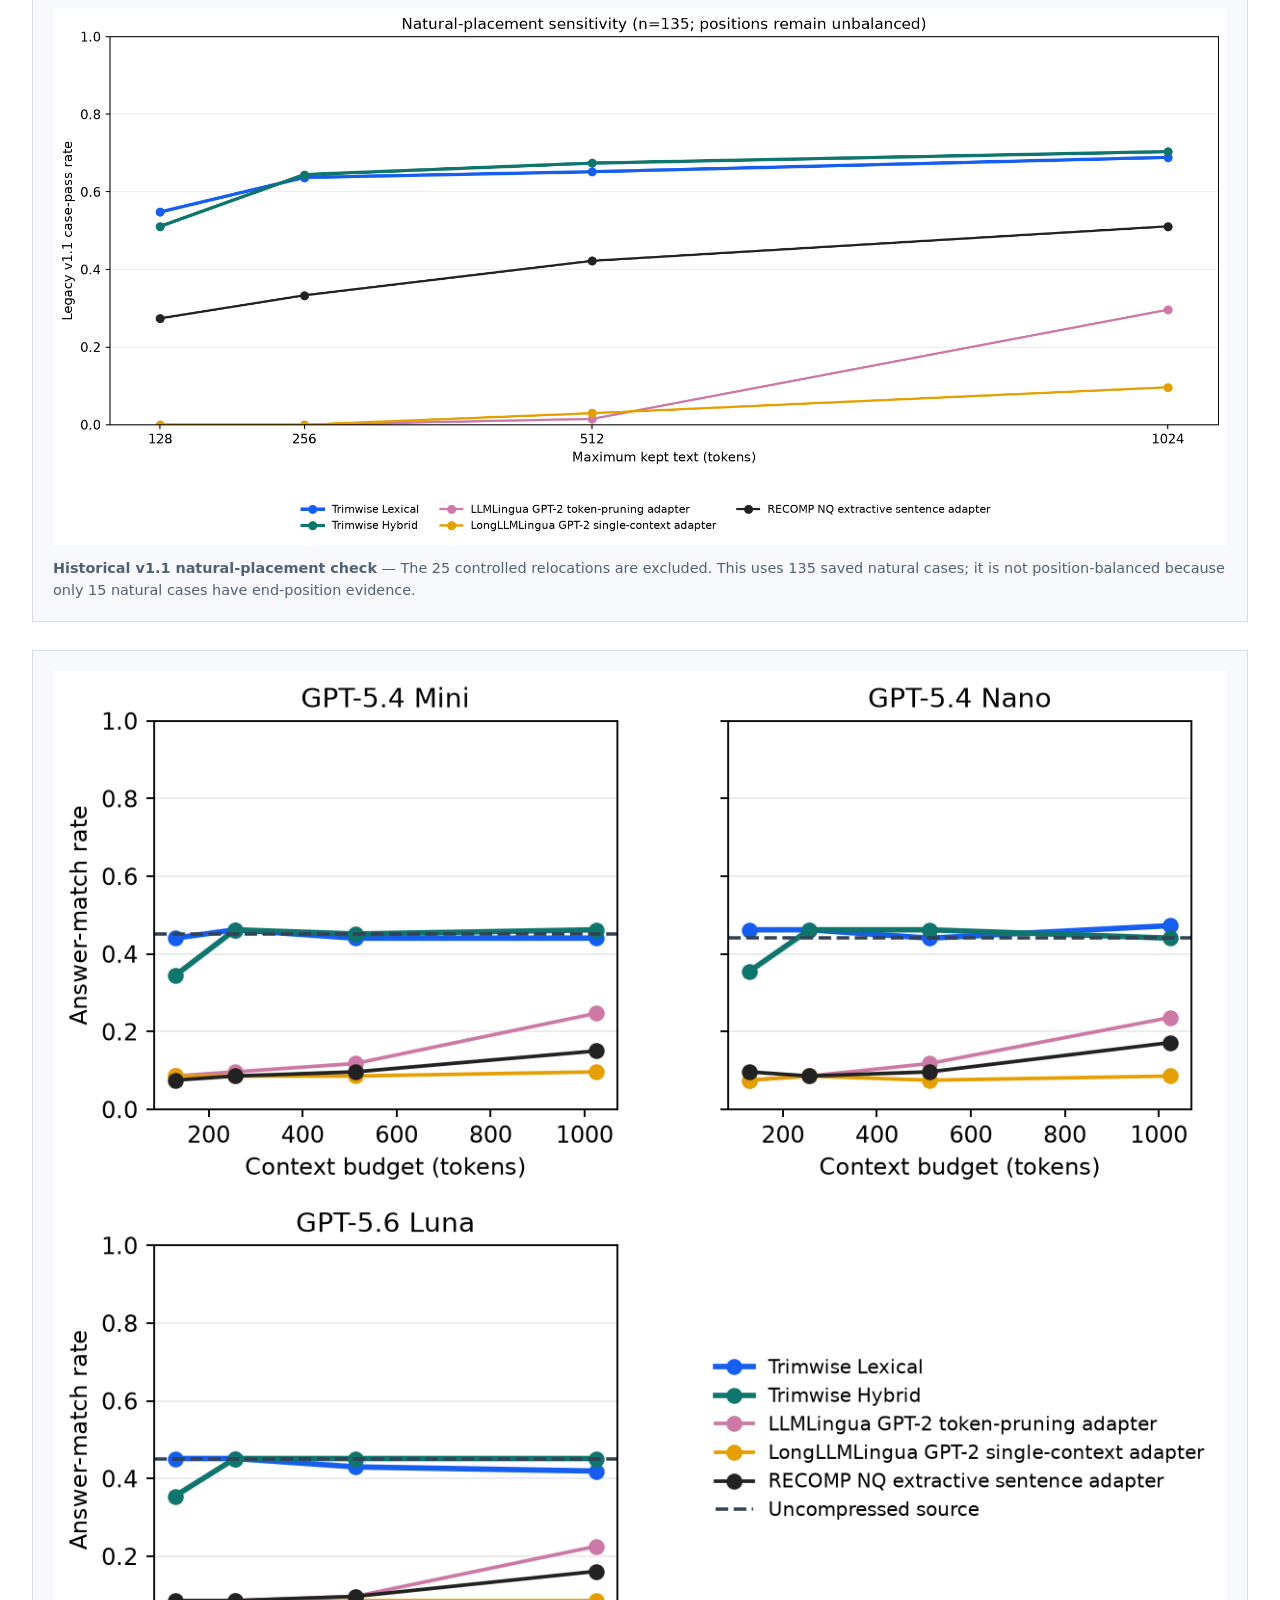
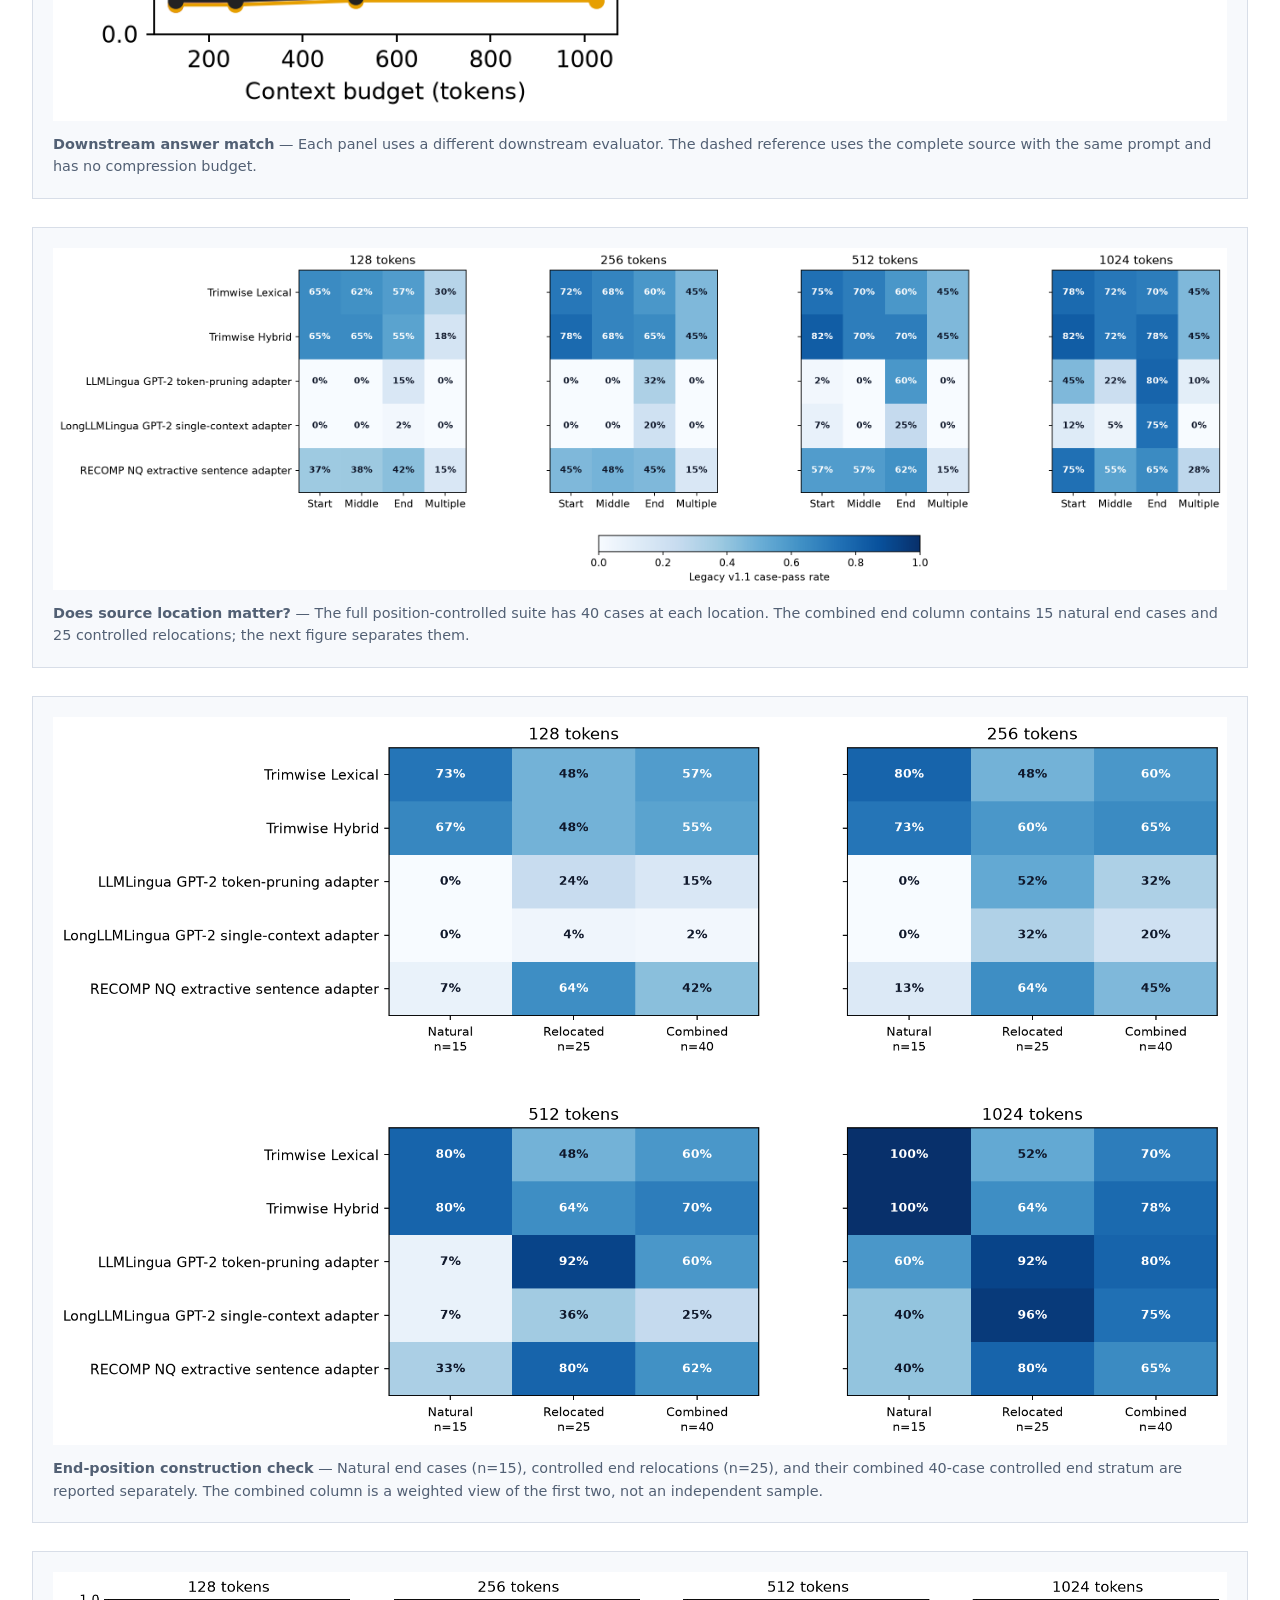
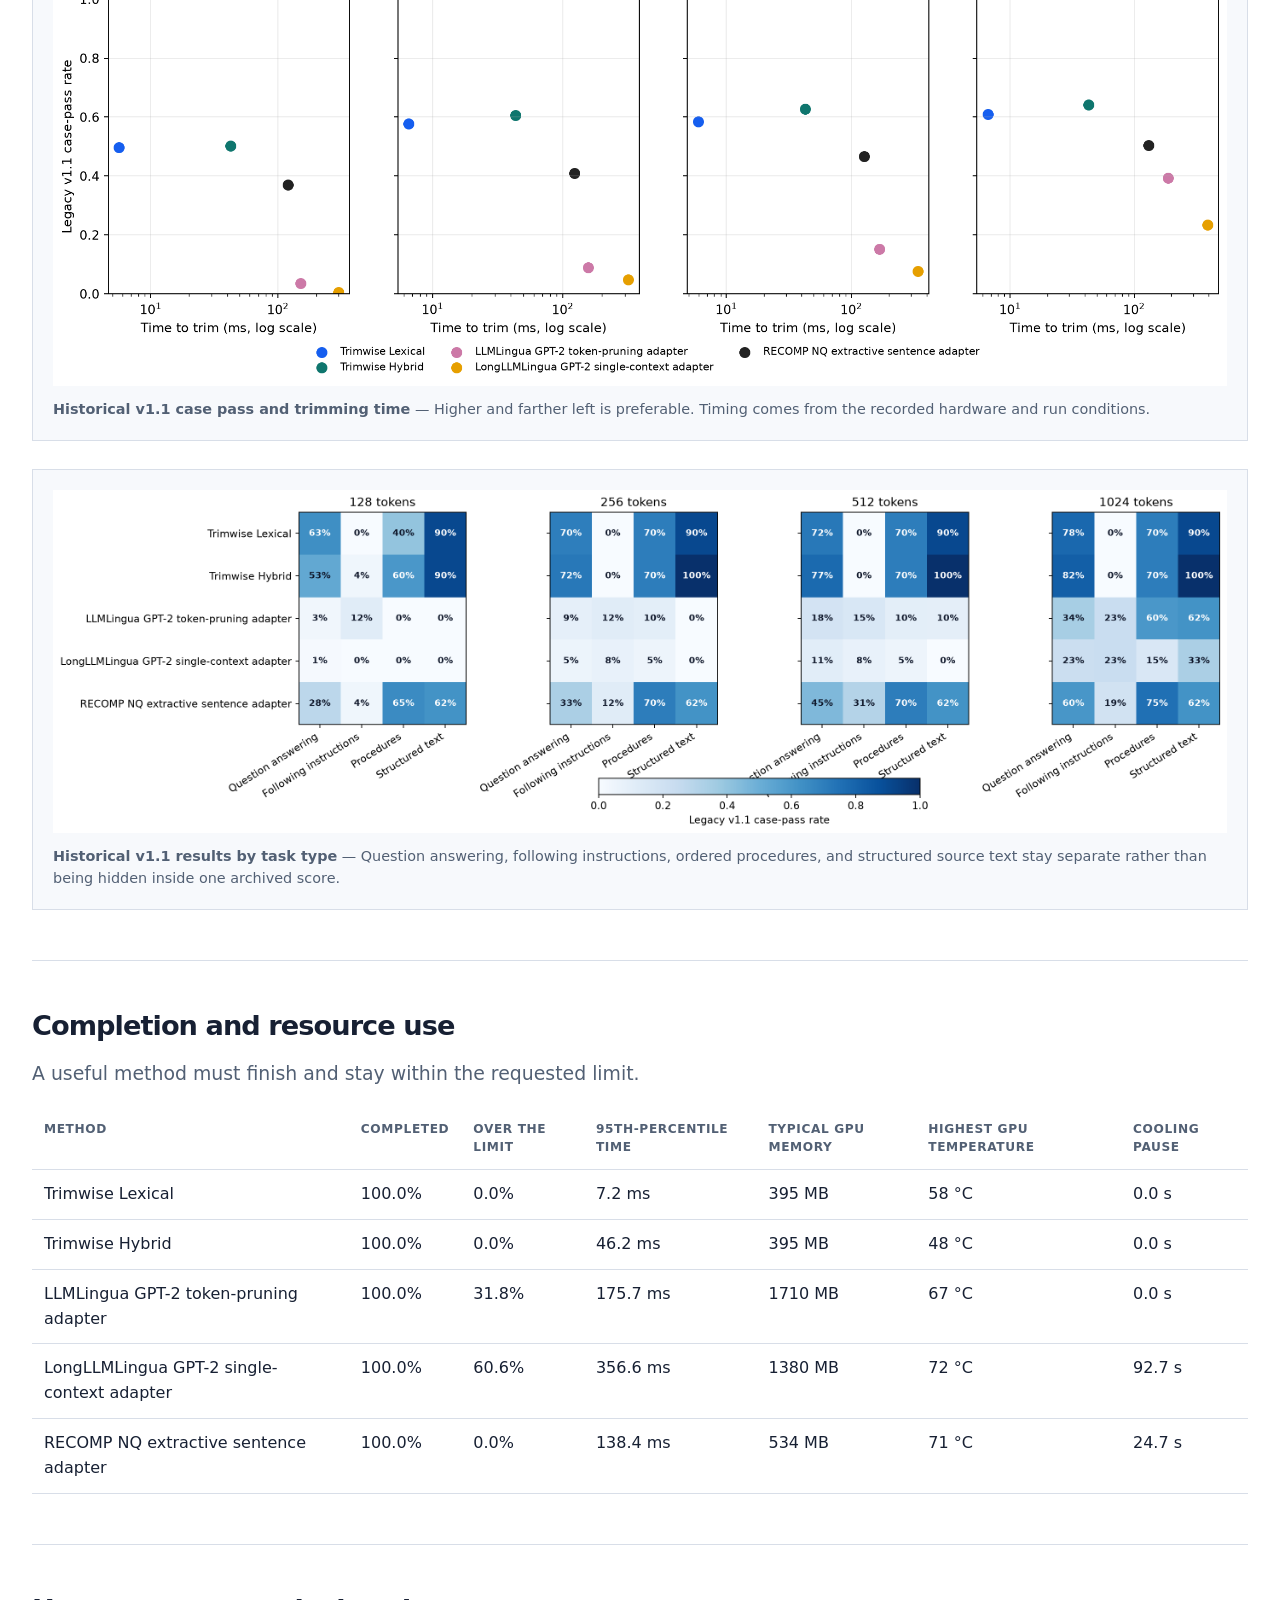
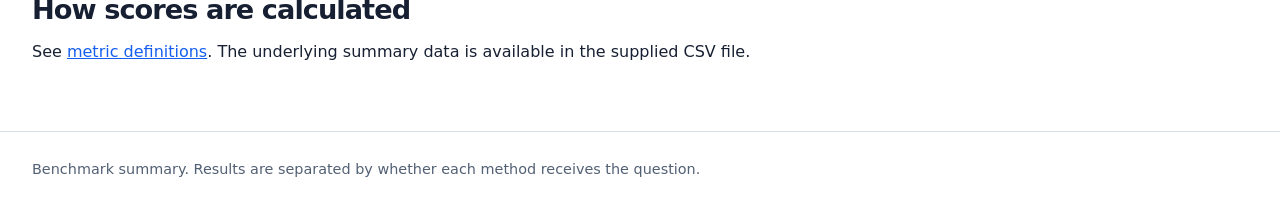
<file: benchmark/reports/query-aware/index.html>
<!doctype html>
<html lang="en">
<head>
<meta charset="utf-8">
<meta name="viewport" content="width=device-width, initial-scale=1">
<title>Trimwise benchmark — Historical v1.1 context selection with a question</title>
<style>
:root { color-scheme: light; --ink:#172033; --muted:#526074; --rule:#d8dee8; --paper:#fff; --surface:#f7f9fc; --accent:#155eef; }
* { box-sizing:border-box; } body { margin:0; background:var(--paper); color:var(--ink); font:16px/1.55 system-ui,-apple-system,BlinkMacSystemFont,"Segoe UI",sans-serif; }
a { color:var(--accent); } .shell { max-width:1680px; margin:auto; padding:0 32px; } header { border-bottom:1px solid var(--rule); padding:22px 0; } .brand { font-weight:750; letter-spacing:-.02em; } main { padding:64px 0 76px; } h1,h2 { letter-spacing:-.035em; line-height:1.08; } h1 { font-size:clamp(2.3rem,5vw,4.6rem); max-width:15ch; margin:0; } h2 { font-size:1.7rem; margin:0 0 14px; } .lede { color:var(--muted); font-size:1.18rem; max-width:65ch; } .notice { border-left:4px solid var(--accent); color:var(--muted); margin:32px 0; max-width:76ch; padding:10px 16px; }
.facts { display:grid; gap:1px; grid-template-columns:repeat(4,minmax(0,1fr)); background:var(--rule); margin:42px 0 0; } .facts div { background:var(--surface); min-width:0; padding:18px; } dt { color:var(--muted); font-size:.78rem; font-weight:700; letter-spacing:.08em; text-transform:uppercase; } dd { margin:7px 0 0; overflow-wrap:anywhere; } section { border-top:1px solid var(--rule); padding:50px 0; } .figure-grid { display:grid; gap:28px; grid-template-columns:minmax(0,1fr); } .figure-card { background:var(--surface); border:1px solid var(--rule); margin:0; padding:20px; } figure { margin:0; } img { display:block; height:auto; width:100%; } figcaption { color:var(--muted); font-size:.9rem; margin-top:12px; } .table-wrap { overflow-x:auto; } table { border-collapse:collapse; min-width:860px; width:100%; } th,td { border-bottom:1px solid var(--rule); padding:12px; text-align:left; vertical-align:top; } th { color:var(--muted); font-size:.76rem; letter-spacing:.05em; text-transform:uppercase; } footer { border-top:1px solid var(--rule); color:var(--muted); font-size:.9rem; padding:26px 0; }
@media (max-width:760px) { .shell { padding:0 18px; } main { padding-top:42px; } .facts { grid-template-columns:minmax(0,1fr); } }
</style>
</head>
<body>
<header><div class="shell"><a class="brand" href="../index.html">Trimwise benchmark</a></div></header>
<main class="shell">
<p>POSITION-CONTROLLED EVALUATION SUITE</p>
<h1>Historical v1.1 context selection with a question</h1>
<p class="lede">Every method receives the same source and question. This archived report uses the permissive v1.1 bag-of-token case-pass metric; see the v1.2 sensitivity report for the strict source-span result.</p>
<p class="notice">The original 250-case corpus remains unchanged; the separate 160-case evaluation contains 135 natural cases and 25 controlled relocations. The end-position figures report natural end (n=15), relocated end (n=25), and the combined controlled end stratum (n=40).</p>
<dl class="facts">
<div><dt>Information available</dt><dd>Source and question</dd></div>
<div><dt>Maximum kept text</dt><dd>128, 256, 512, 1024 tokens</dd></div>
<div><dt>Methods shown</dt><dd>Trimwise Lexical, Trimwise Hybrid, LLMLingua GPT-2 token-pruning adapter, LongLLMLingua GPT-2 single-context adapter, RECOMP NQ extractive sentence adapter</dd></div>
<div><dt>Where needed text appears</dt><dd>Beginning · middle · end · several places</dd></div>
</dl>
<section><h2>Results</h2><div class="figure-grid"><article class="figure-card"><figure>
<img src="utility_vs_budget.png" alt="Historical v1.1 case pass at each context size" width="1600" height="960" loading="lazy">
<figcaption><strong>Historical v1.1 case pass at each context size</strong> — Higher is better under the archived bag-of-token scorer. Question answering, instructions, procedures, and structured-source tasks have equal weight.</figcaption>
</figure></article>
<article class="figure-card"><figure>
<img src="natural_only_vs_budget.png" alt="Historical v1.1 natural-placement check" width="1600" height="960" loading="lazy">
<figcaption><strong>Historical v1.1 natural-placement check</strong> — The 25 controlled relocations are excluded. This uses 135 saved natural cases; it is not position-balanced because only 15 natural cases have end-position evidence.</figcaption>
</figure></article>
<article class="figure-card"><figure>
<img src="answer_pass.png" alt="Downstream answer match" width="1600" height="960" loading="lazy">
<figcaption><strong>Downstream answer match</strong> — Each panel uses a different downstream evaluator. The dashed reference uses the complete source with the same prompt and has no compression budget.</figcaption>
</figure></article>
<article class="figure-card"><figure>
<img src="position_robustness.png" alt="Does source location matter?" width="1600" height="960" loading="lazy">
<figcaption><strong>Does source location matter?</strong> — The full position-controlled suite has 40 cases at each location. The combined end column contains 15 natural end cases and 25 controlled relocations; the next figure separates them.</figcaption>
</figure></article>
<article class="figure-card"><figure>
<img src="end_origin_breakdown.png" alt="End-position construction check" width="1600" height="960" loading="lazy">
<figcaption><strong>End-position construction check</strong> — Natural end cases (n=15), controlled end relocations (n=25), and their combined 40-case controlled end stratum are reported separately. The combined column is a weighted view of the first two, not an independent sample.</figcaption>
</figure></article>
<article class="figure-card"><figure>
<img src="utility_vs_latency.png" alt="Historical v1.1 case pass and trimming time" width="1600" height="960" loading="lazy">
<figcaption><strong>Historical v1.1 case pass and trimming time</strong> — Higher and farther left is preferable. Timing comes from the recorded hardware and run conditions.</figcaption>
</figure></article>
<article class="figure-card"><figure>
<img src="task_breakdown.png" alt="Historical v1.1 results by task type" width="1600" height="960" loading="lazy">
<figcaption><strong>Historical v1.1 results by task type</strong> — Question answering, following instructions, ordered procedures, and structured source text stay separate rather than being hidden inside one archived score.</figcaption>
</figure></article></div></section>
<section><h2>Completion and resource use</h2><p class="lede">A useful method must finish and stay within the requested limit.</p><div class="table-wrap"><table><thead><tr>
<th>Method</th><th>Completed</th><th>Over the limit</th><th>95th-percentile time</th><th>Typical GPU memory</th><th>Highest GPU temperature</th><th>Cooling pause</th>
</tr></thead><tbody><tr><td>Trimwise Lexical</td><td>100.0%</td><td>0.0%</td><td>7.2 ms</td><td>395 MB</td><td>58 °C</td><td>0.0 s</td></tr>
<tr><td>Trimwise Hybrid</td><td>100.0%</td><td>0.0%</td><td>46.2 ms</td><td>395 MB</td><td>48 °C</td><td>0.0 s</td></tr>
<tr><td>LLMLingua GPT-2 token-pruning adapter</td><td>100.0%</td><td>31.8%</td><td>175.7 ms</td><td>1710 MB</td><td>67 °C</td><td>0.0 s</td></tr>
<tr><td>LongLLMLingua GPT-2 single-context adapter</td><td>100.0%</td><td>60.6%</td><td>356.6 ms</td><td>1380 MB</td><td>72 °C</td><td>92.7 s</td></tr>
<tr><td>RECOMP NQ extractive sentence adapter</td><td>100.0%</td><td>0.0%</td><td>138.4 ms</td><td>534 MB</td><td>71 °C</td><td>24.7 s</td></tr></tbody></table></div></section>
<section><h2>How scores are calculated</h2><p>See <a href="plot_guide.md">metric definitions</a>. The underlying summary data is available in the supplied CSV file.</p></section>
</main>
<footer><div class="shell">Benchmark summary. Results are separated by whether each method receives the question.</div></footer>
</body></html>
</file>
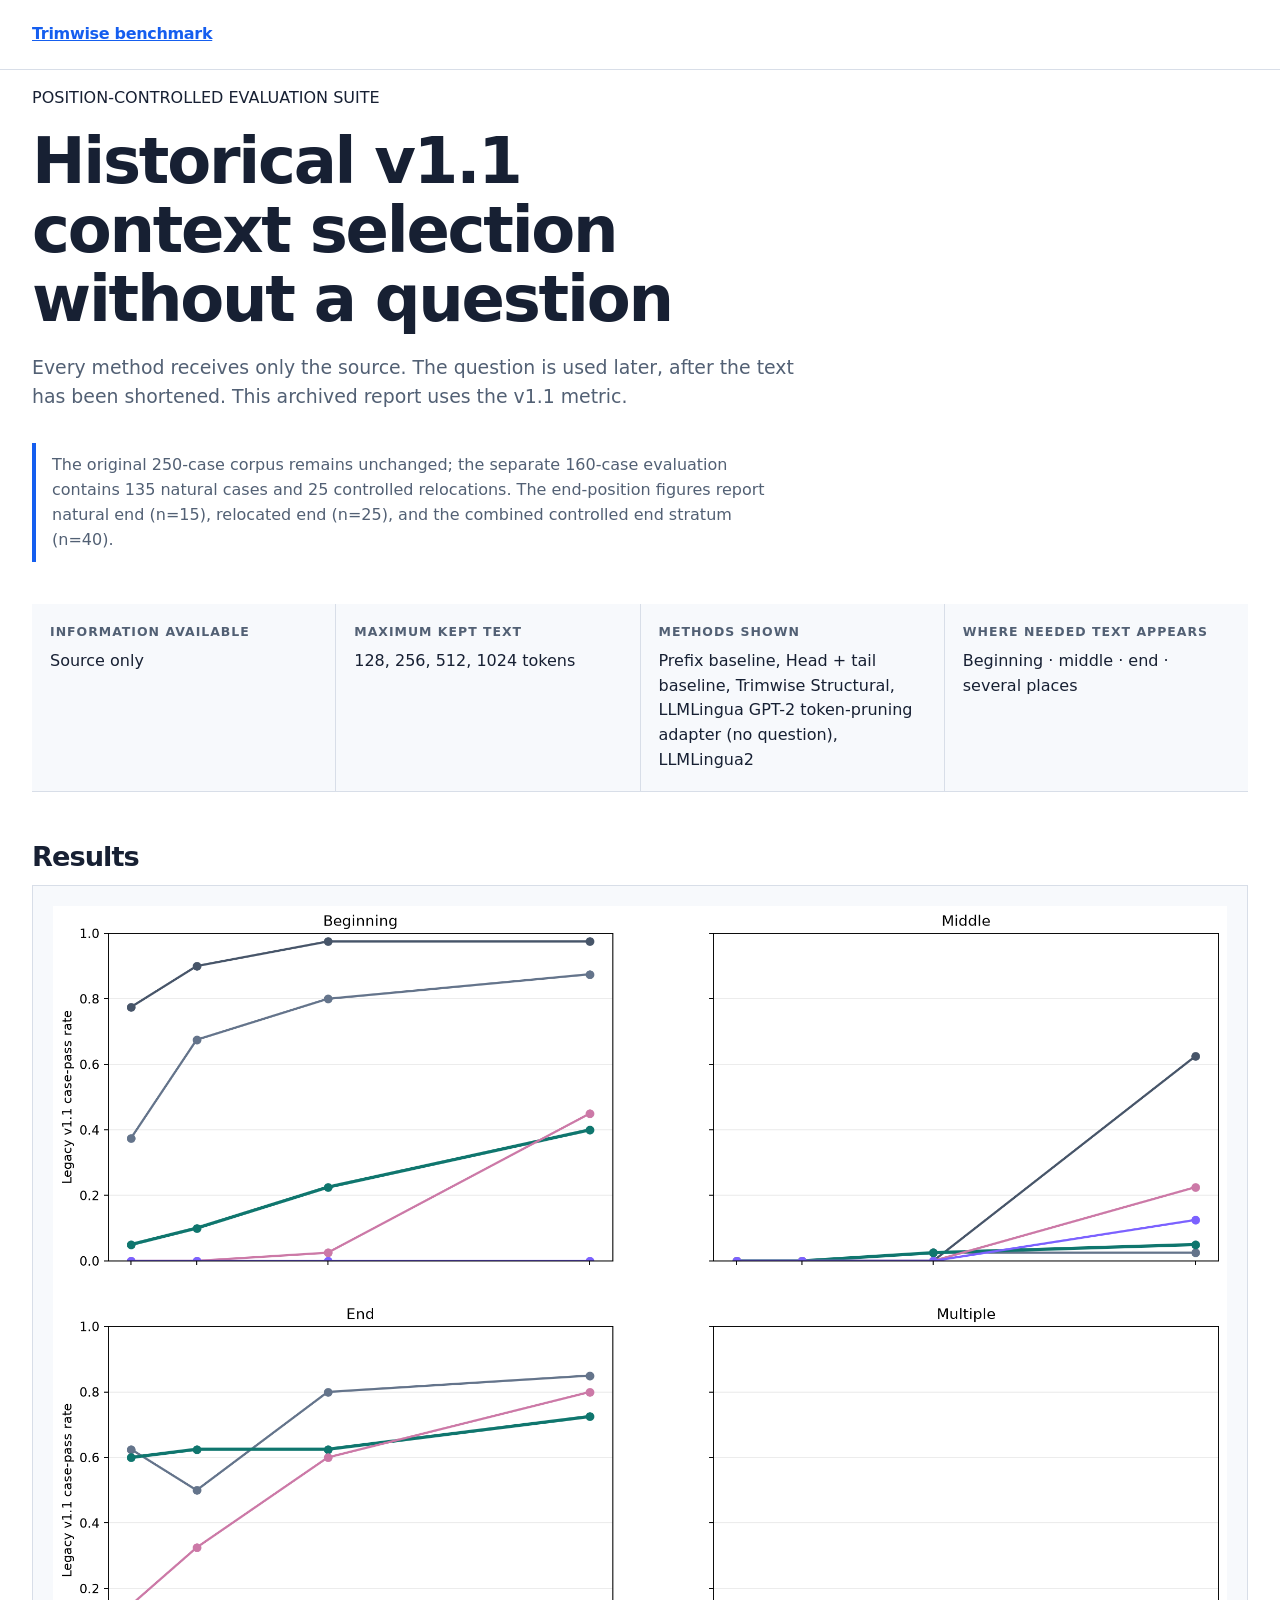
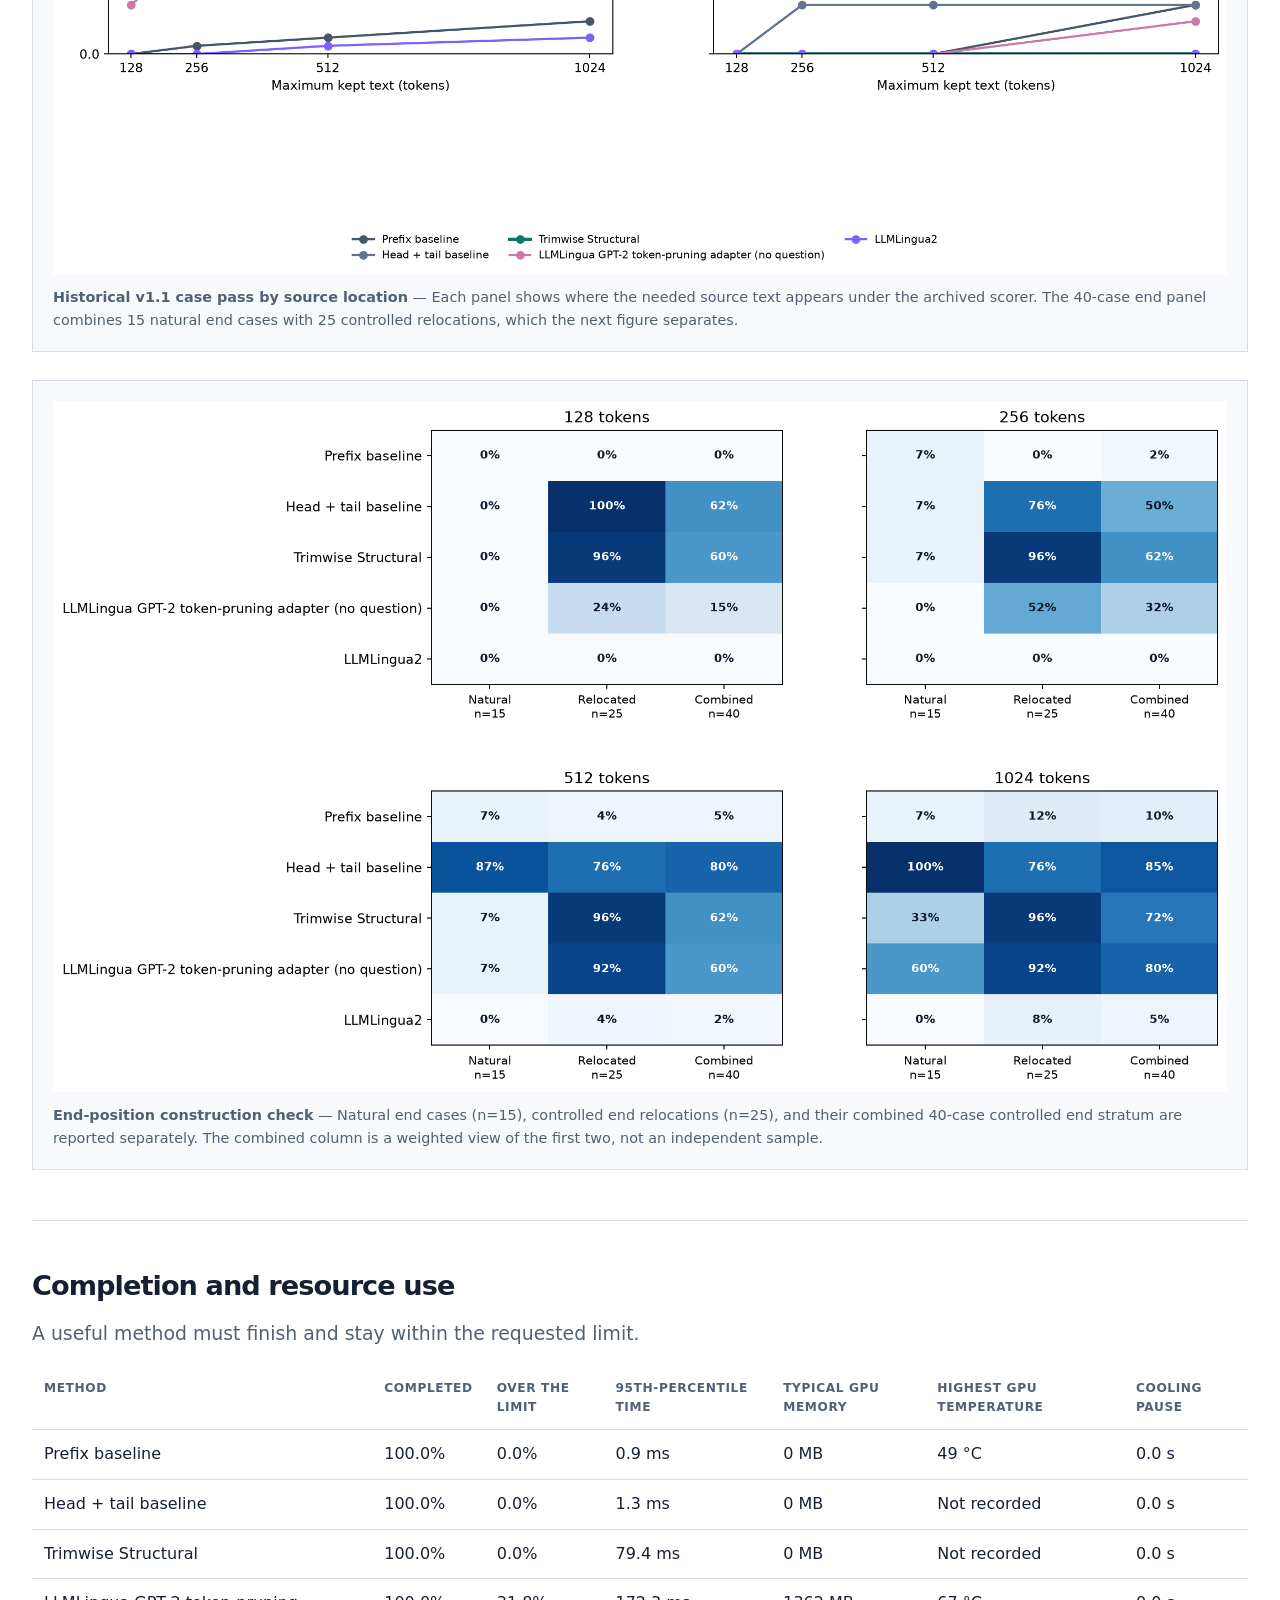
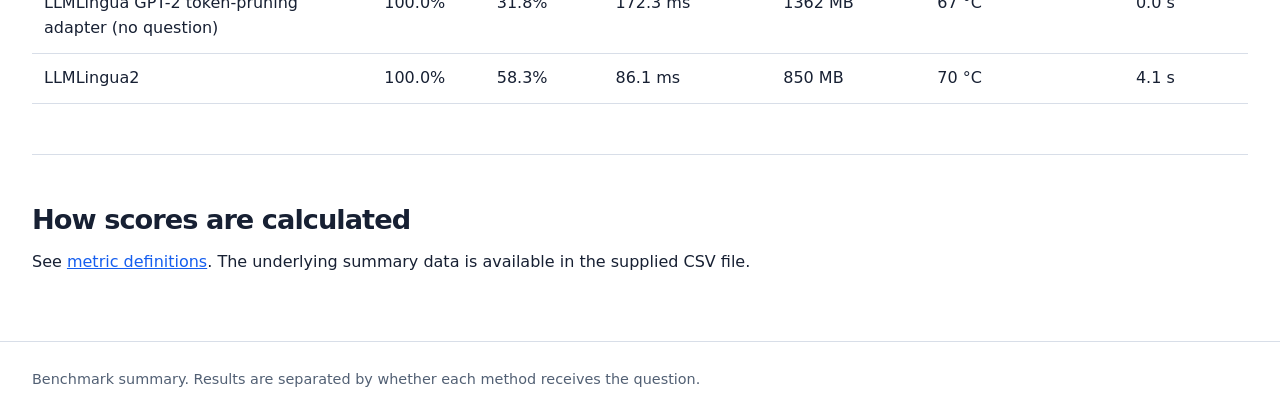
<file: benchmark/reports/queryless/index.html>
<!doctype html>
<html lang="en">
<head>
<meta charset="utf-8">
<meta name="viewport" content="width=device-width, initial-scale=1">
<title>Trimwise benchmark — Historical v1.1 context selection without a question</title>
<style>
:root { color-scheme: light; --ink:#172033; --muted:#526074; --rule:#d8dee8; --paper:#fff; --surface:#f7f9fc; --accent:#155eef; }
* { box-sizing:border-box; } body { margin:0; background:var(--paper); color:var(--ink); font:16px/1.55 system-ui,-apple-system,BlinkMacSystemFont,"Segoe UI",sans-serif; }
a { color:var(--accent); } .shell { max-width:1680px; margin:auto; padding:0 32px; } header { border-bottom:1px solid var(--rule); padding:22px 0; } .brand { font-weight:750; letter-spacing:-.02em; } main { padding:64px 0 76px; } h1,h2 { letter-spacing:-.035em; line-height:1.08; } h1 { font-size:clamp(2.3rem,5vw,4.6rem); max-width:15ch; margin:0; } h2 { font-size:1.7rem; margin:0 0 14px; } .lede { color:var(--muted); font-size:1.18rem; max-width:65ch; } .notice { border-left:4px solid var(--accent); color:var(--muted); margin:32px 0; max-width:76ch; padding:10px 16px; }
.facts { display:grid; gap:1px; grid-template-columns:repeat(4,minmax(0,1fr)); background:var(--rule); margin:42px 0 0; } .facts div { background:var(--surface); min-width:0; padding:18px; } dt { color:var(--muted); font-size:.78rem; font-weight:700; letter-spacing:.08em; text-transform:uppercase; } dd { margin:7px 0 0; overflow-wrap:anywhere; } section { border-top:1px solid var(--rule); padding:50px 0; } .figure-grid { display:grid; gap:28px; grid-template-columns:minmax(0,1fr); } .figure-card { background:var(--surface); border:1px solid var(--rule); margin:0; padding:20px; } figure { margin:0; } img { display:block; height:auto; width:100%; } figcaption { color:var(--muted); font-size:.9rem; margin-top:12px; } .table-wrap { overflow-x:auto; } table { border-collapse:collapse; min-width:860px; width:100%; } th,td { border-bottom:1px solid var(--rule); padding:12px; text-align:left; vertical-align:top; } th { color:var(--muted); font-size:.76rem; letter-spacing:.05em; text-transform:uppercase; } footer { border-top:1px solid var(--rule); color:var(--muted); font-size:.9rem; padding:26px 0; }
@media (max-width:760px) { .shell { padding:0 18px; } main { padding-top:42px; } .facts { grid-template-columns:minmax(0,1fr); } }
</style>
</head>
<body>
<header><div class="shell"><a class="brand" href="../index.html">Trimwise benchmark</a></div></header>
<main class="shell">
<p>POSITION-CONTROLLED EVALUATION SUITE</p>
<h1>Historical v1.1 context selection without a question</h1>
<p class="lede">Every method receives only the source. The question is used later, after the text has been shortened. This archived report uses the v1.1 metric.</p>
<p class="notice">The original 250-case corpus remains unchanged; the separate 160-case evaluation contains 135 natural cases and 25 controlled relocations. The end-position figures report natural end (n=15), relocated end (n=25), and the combined controlled end stratum (n=40).</p>
<dl class="facts">
<div><dt>Information available</dt><dd>Source only</dd></div>
<div><dt>Maximum kept text</dt><dd>128, 256, 512, 1024 tokens</dd></div>
<div><dt>Methods shown</dt><dd>Prefix baseline, Head + tail baseline, Trimwise Structural, LLMLingua GPT-2 token-pruning adapter (no question), LLMLingua2</dd></div>
<div><dt>Where needed text appears</dt><dd>Beginning · middle · end · several places</dd></div>
</dl>
<section><h2>Results</h2><div class="figure-grid"><article class="figure-card"><figure>
<img src="utility_by_position.png" alt="Historical v1.1 case pass by source location" width="1600" height="960" loading="lazy">
<figcaption><strong>Historical v1.1 case pass by source location</strong> — Each panel shows where the needed source text appears under the archived scorer. The 40-case end panel combines 15 natural end cases with 25 controlled relocations, which the next figure separates.</figcaption>
</figure></article>
<article class="figure-card"><figure>
<img src="end_origin_breakdown.png" alt="End-position construction check" width="1600" height="960" loading="lazy">
<figcaption><strong>End-position construction check</strong> — Natural end cases (n=15), controlled end relocations (n=25), and their combined 40-case controlled end stratum are reported separately. The combined column is a weighted view of the first two, not an independent sample.</figcaption>
</figure></article></div></section>
<section><h2>Completion and resource use</h2><p class="lede">A useful method must finish and stay within the requested limit.</p><div class="table-wrap"><table><thead><tr>
<th>Method</th><th>Completed</th><th>Over the limit</th><th>95th-percentile time</th><th>Typical GPU memory</th><th>Highest GPU temperature</th><th>Cooling pause</th>
</tr></thead><tbody><tr><td>Prefix baseline</td><td>100.0%</td><td>0.0%</td><td>0.9 ms</td><td>0 MB</td><td>49 °C</td><td>0.0 s</td></tr>
<tr><td>Head + tail baseline</td><td>100.0%</td><td>0.0%</td><td>1.3 ms</td><td>0 MB</td><td>Not recorded</td><td>0.0 s</td></tr>
<tr><td>Trimwise Structural</td><td>100.0%</td><td>0.0%</td><td>79.4 ms</td><td>0 MB</td><td>Not recorded</td><td>0.0 s</td></tr>
<tr><td>LLMLingua GPT-2 token-pruning adapter (no question)</td><td>100.0%</td><td>31.8%</td><td>172.3 ms</td><td>1362 MB</td><td>67 °C</td><td>0.0 s</td></tr>
<tr><td>LLMLingua2</td><td>100.0%</td><td>58.3%</td><td>86.1 ms</td><td>850 MB</td><td>70 °C</td><td>4.1 s</td></tr></tbody></table></div></section>
<section><h2>How scores are calculated</h2><p>See <a href="plot_guide.md">metric definitions</a>. The underlying summary data is available in the supplied CSV file.</p></section>
</main>
<footer><div class="shell">Benchmark summary. Results are separated by whether each method receives the question.</div></footer>
</body></html>
</file>
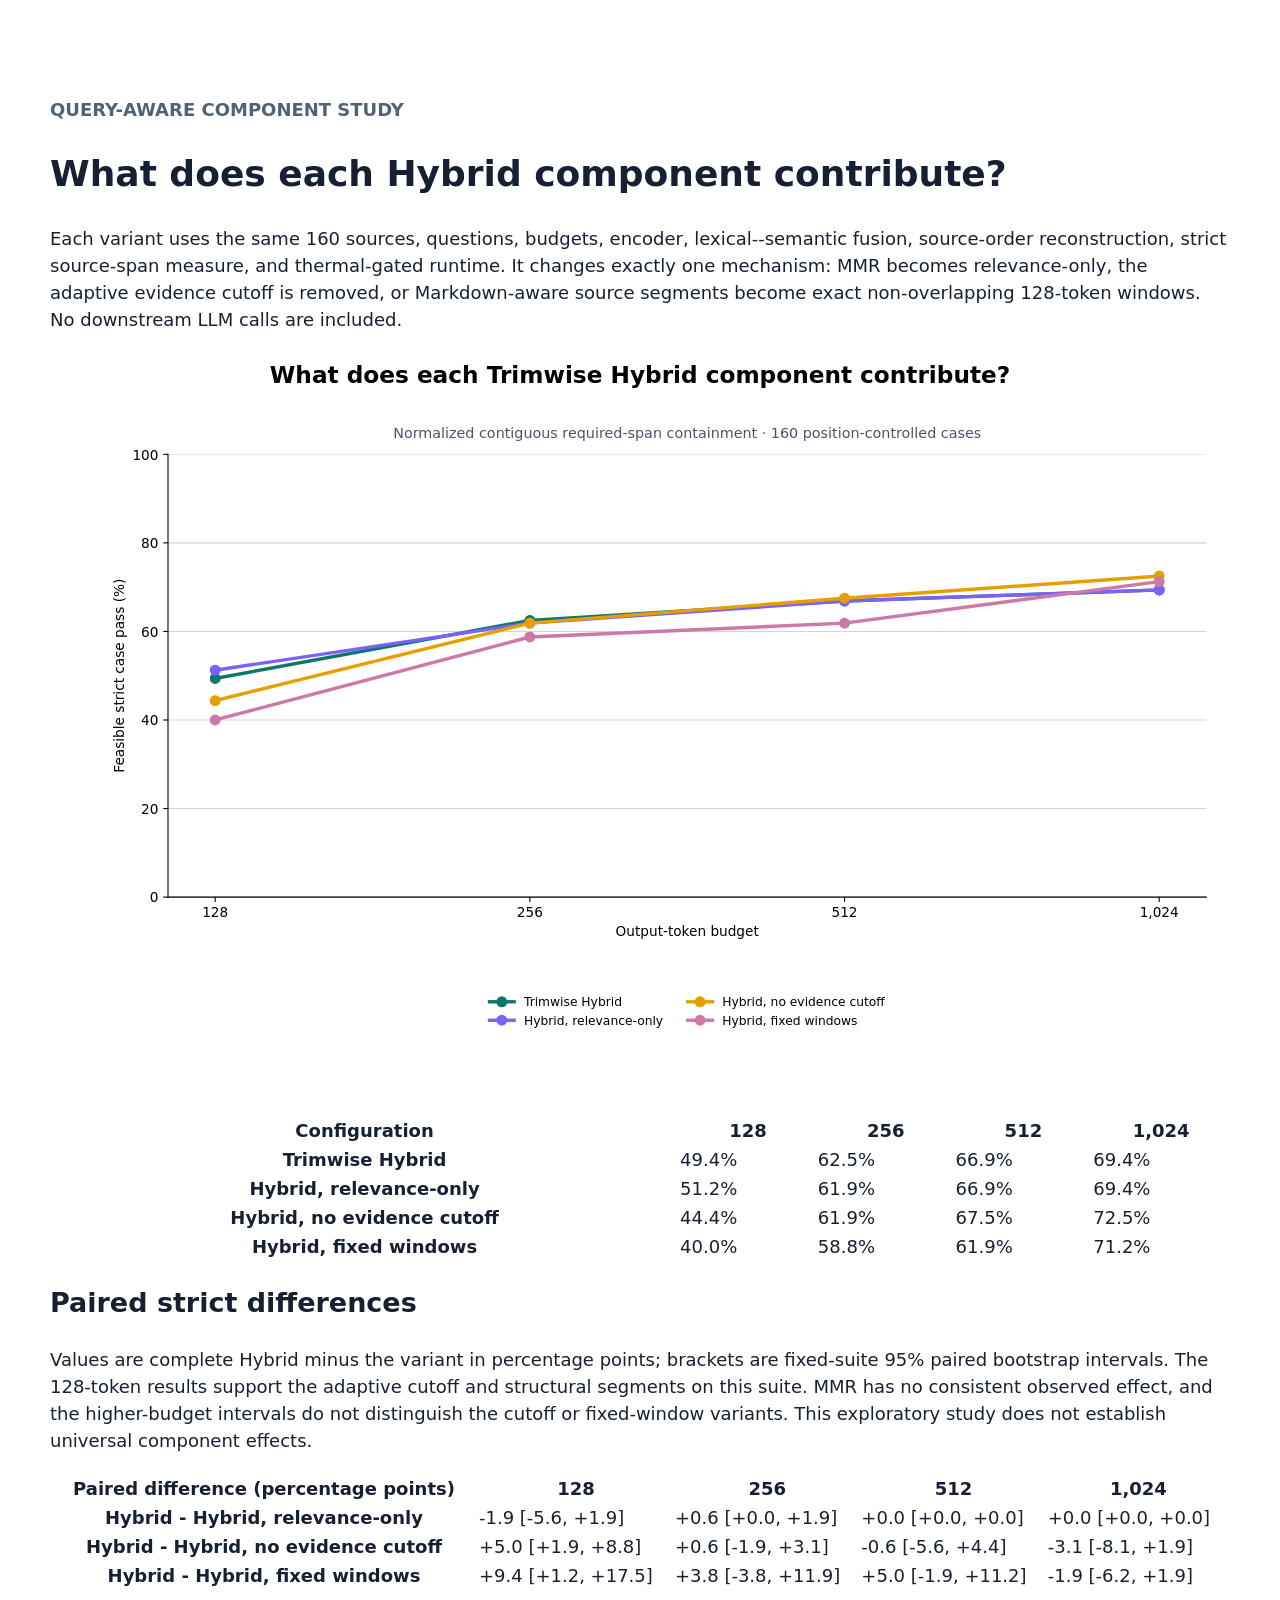
<file: docs/benchmark-report/ablation.html>
<!doctype html>
<html lang="en"><meta charset="utf-8"><meta name="viewport" content="width=device-width, initial-scale=1">
<title>Trimwise Hybrid component study</title>
<body style="font:18px/1.5 system-ui,sans-serif;max-width:1180px;margin:6vh auto;padding:24px;color:#172033">
<p style="color:#526177;font-weight:700">QUERY-AWARE COMPONENT STUDY</p>
<h1>What does each Hybrid component contribute?</h1>
<p>Each variant uses the same 160 sources, questions, budgets, encoder, lexical--semantic fusion,
source-order reconstruction, strict source-span measure, and thermal-gated runtime. It changes exactly one mechanism:
MMR becomes relevance-only, the adaptive evidence cutoff is removed, or Markdown-aware source
segments become exact non-overlapping 128-token windows. No downstream LLM calls are included.</p>
<img src="../assets/benchmark/ablation_vs_hybrid.svg" alt="Strict case pass versus budget for Trimwise Hybrid and three component variants." style="width:100%;height:auto">
<table style="border-collapse:collapse;width:100%;margin:20px 0"><thead><tr><th>Configuration</th><th>128</th><th>256</th><th>512</th><th>1,024</th></tr></thead><tbody><tr><th>Trimwise Hybrid</th><td>49.4%</td><td>62.5%</td><td>66.9%</td><td>69.4%</td></tr><tr><th>Hybrid, relevance-only</th><td>51.2%</td><td>61.9%</td><td>66.9%</td><td>69.4%</td></tr><tr><th>Hybrid, no evidence cutoff</th><td>44.4%</td><td>61.9%</td><td>67.5%</td><td>72.5%</td></tr><tr><th>Hybrid, fixed windows</th><td>40.0%</td><td>58.8%</td><td>61.9%</td><td>71.2%</td></tr></tbody></table>
<h2>Paired strict differences</h2>
<p>Values are complete Hybrid minus the variant in percentage points; brackets are fixed-suite
95% paired bootstrap intervals. The 128-token results support the adaptive cutoff and structural
segments on this suite. MMR has no consistent observed effect, and the higher-budget intervals do
not distinguish the cutoff or fixed-window variants. This exploratory study does not establish
universal component effects.</p>
<table style="border-collapse:collapse;width:100%;margin:20px 0"><thead><tr><th>Paired difference (percentage points)</th><th>128</th><th>256</th><th>512</th><th>1,024</th></tr></thead><tbody><tr><th>Hybrid - Hybrid, relevance-only</th><td>-1.9 [-5.6, +1.9]</td><td>+0.6 [+0.0, +1.9]</td><td>+0.0 [+0.0, +0.0]</td><td>+0.0 [+0.0, +0.0]</td></tr><tr><th>Hybrid - Hybrid, no evidence cutoff</th><td>+5.0 [+1.9, +8.8]</td><td>+0.6 [-1.9, +3.1]</td><td>-0.6 [-5.6, +4.4]</td><td>-3.1 [-8.1, +1.9]</td></tr><tr><th>Hybrid - Hybrid, fixed windows</th><td>+9.4 [+1.2, +17.5]</td><td>+3.8 [-3.8, +11.9]</td><td>+5.0 [-1.9, +11.2]</td><td>-1.9 [-6.2, +1.9]</td></tr></tbody></table>
</body></html>
</file>
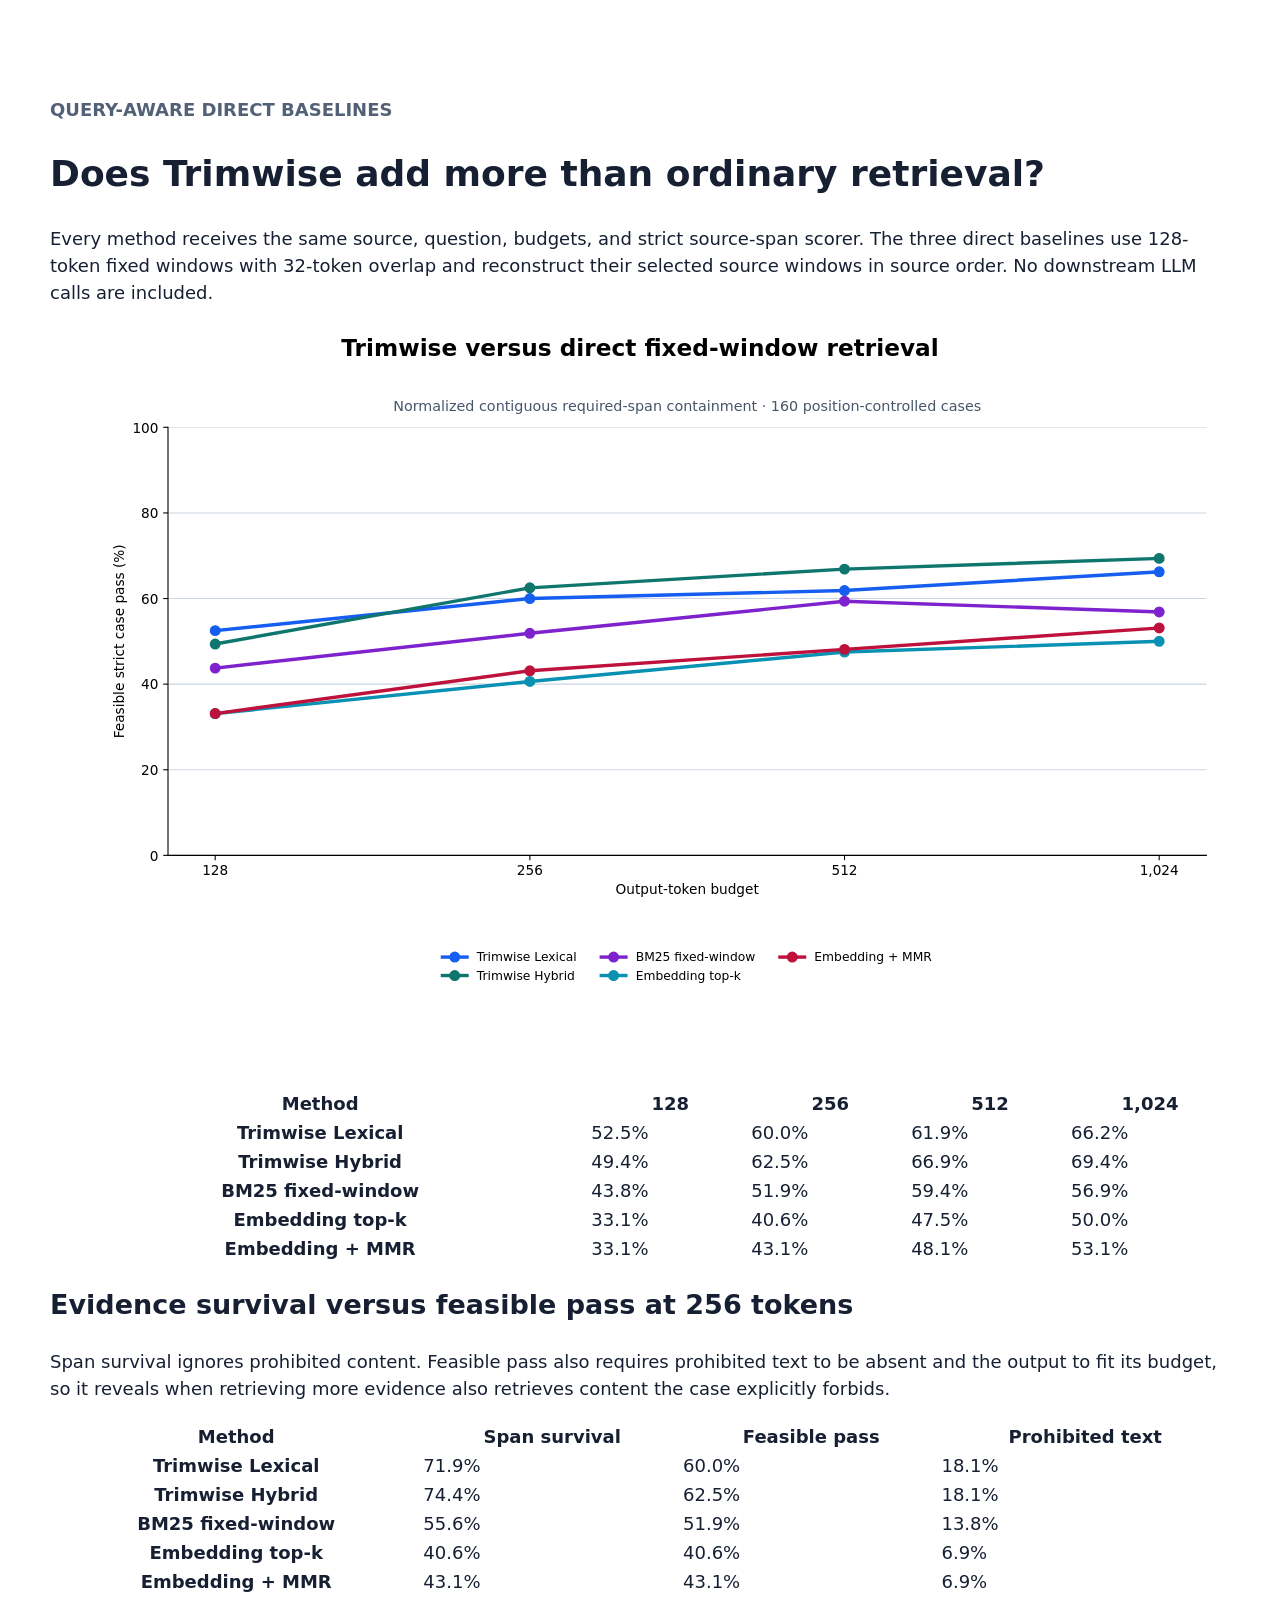
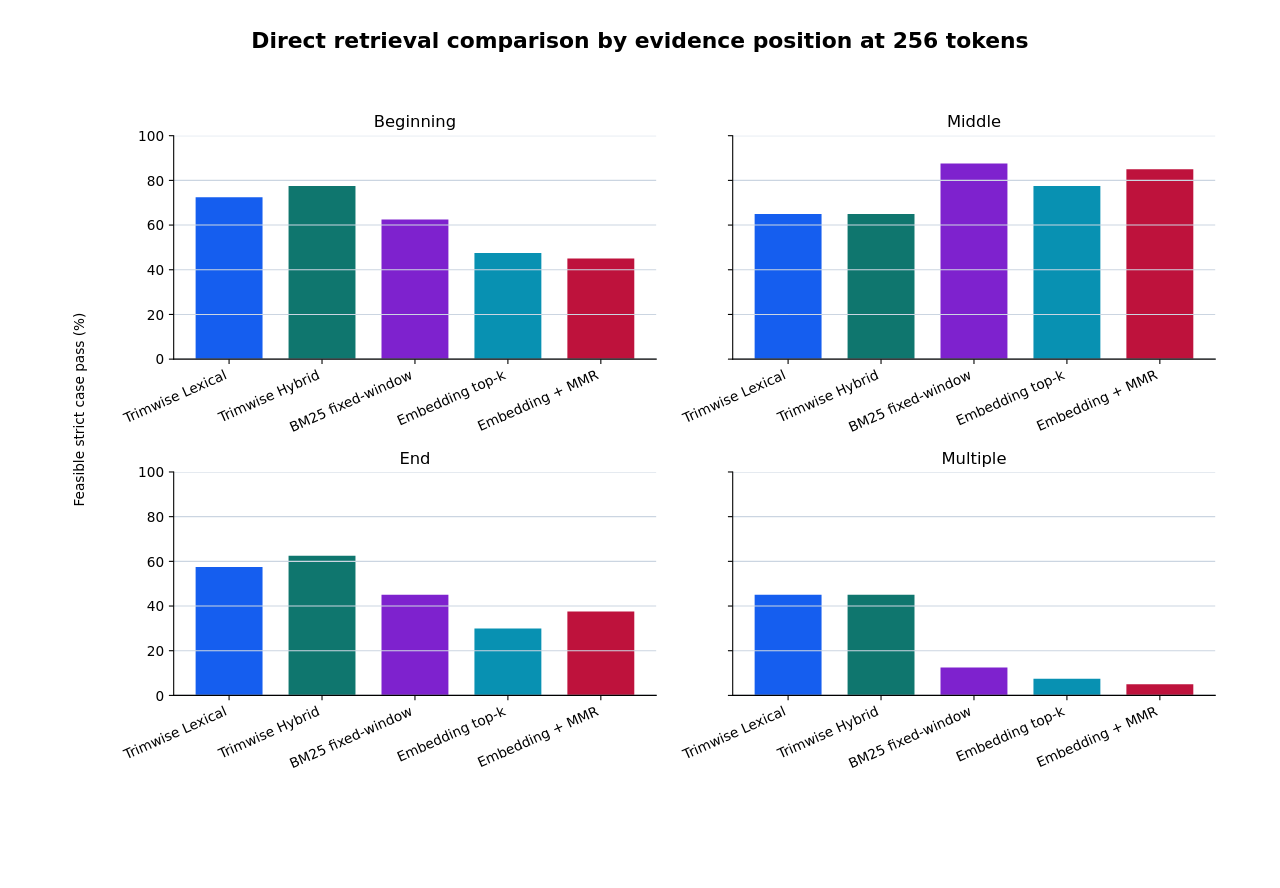
<file: docs/benchmark-report/direct-retrieval.html>
<!doctype html>
<html lang="en"><meta charset="utf-8"><meta name="viewport" content="width=device-width, initial-scale=1">
<title>Trimwise direct retrieval baselines</title>
<body style="font:18px/1.5 system-ui,sans-serif;max-width:1180px;margin:6vh auto;padding:24px;color:#172033">
<p style="color:#526177;font-weight:700">QUERY-AWARE DIRECT BASELINES</p>
<h1>Does Trimwise add more than ordinary retrieval?</h1>
<p>Every method receives the same source, question, budgets, and strict source-span scorer.
The three direct baselines use 128-token fixed windows with 32-token overlap and reconstruct their
selected source windows in source order. No downstream LLM calls are included.</p>
<img src="../assets/benchmark/direct_retrieval_vs_budget.svg" alt="Strict case pass versus budget for Trimwise and direct retrieval baselines." style="width:100%;height:auto">
<table style="border-collapse:collapse;width:100%;margin:20px 0"><thead><tr><th>Method</th><th>128</th><th>256</th><th>512</th><th>1,024</th></tr></thead><tbody><tr><th>Trimwise Lexical</th><td>52.5%</td><td>60.0%</td><td>61.9%</td><td>66.2%</td></tr><tr><th>Trimwise Hybrid</th><td>49.4%</td><td>62.5%</td><td>66.9%</td><td>69.4%</td></tr><tr><th>BM25 fixed-window</th><td>43.8%</td><td>51.9%</td><td>59.4%</td><td>56.9%</td></tr><tr><th>Embedding top-k</th><td>33.1%</td><td>40.6%</td><td>47.5%</td><td>50.0%</td></tr><tr><th>Embedding + MMR</th><td>33.1%</td><td>43.1%</td><td>48.1%</td><td>53.1%</td></tr></tbody></table>
<h2>Evidence survival versus feasible pass at 256 tokens</h2>
<p>Span survival ignores prohibited content. Feasible pass also requires prohibited text to be absent
and the output to fit its budget, so it reveals when retrieving more evidence also retrieves content
the case explicitly forbids.</p>
<table style="border-collapse:collapse;width:100%;margin:20px 0"><thead><tr><th>Method</th><th>Span survival</th><th>Feasible pass</th><th>Prohibited text</th></tr></thead><tbody><tr><th>Trimwise Lexical</th><td>71.9%</td><td>60.0%</td><td>18.1%</td></tr><tr><th>Trimwise Hybrid</th><td>74.4%</td><td>62.5%</td><td>18.1%</td></tr><tr><th>BM25 fixed-window</th><td>55.6%</td><td>51.9%</td><td>13.8%</td></tr><tr><th>Embedding top-k</th><td>40.6%</td><td>40.6%</td><td>6.9%</td></tr><tr><th>Embedding + MMR</th><td>43.1%</td><td>43.1%</td><td>6.9%</td></tr></tbody></table>
<img src="../assets/benchmark/direct_retrieval_by_position_256.svg" alt="Strict case pass by evidence position at 256 tokens." style="width:100%;height:auto">
</body></html>
</file>
